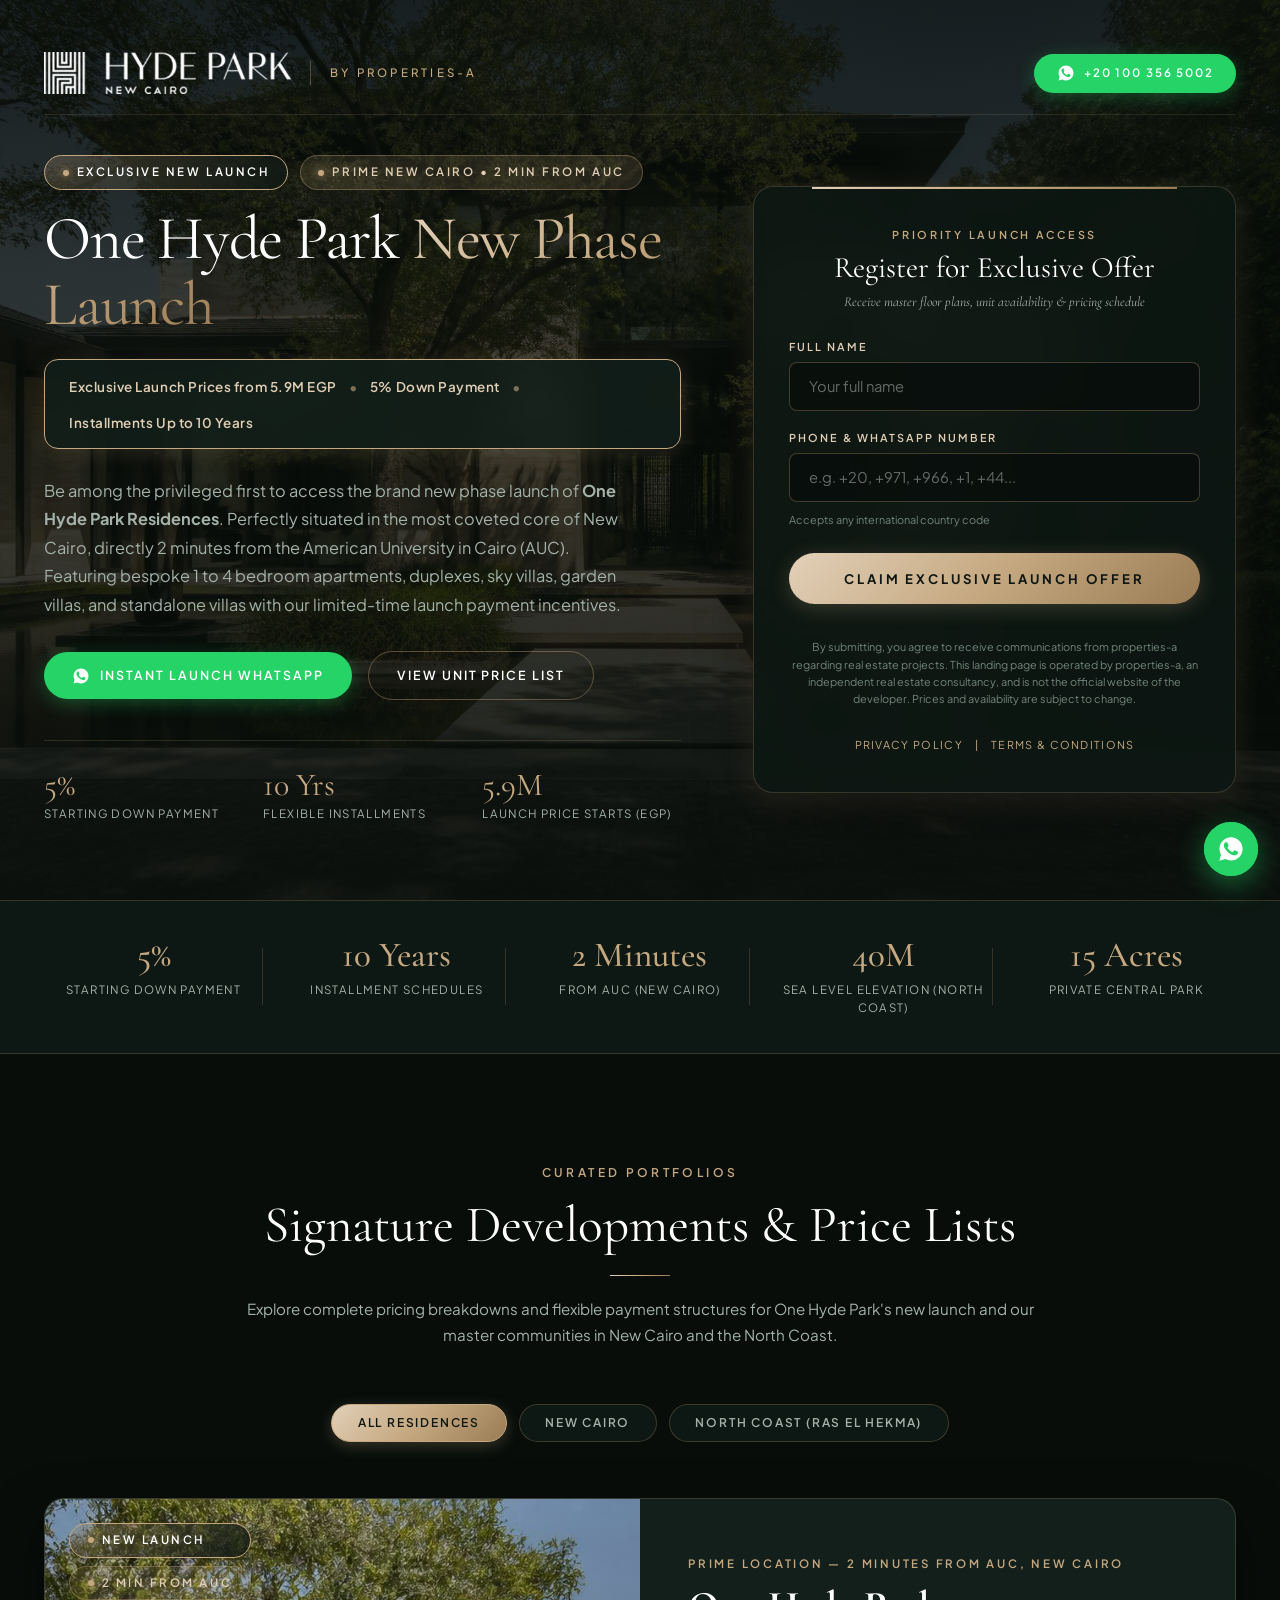
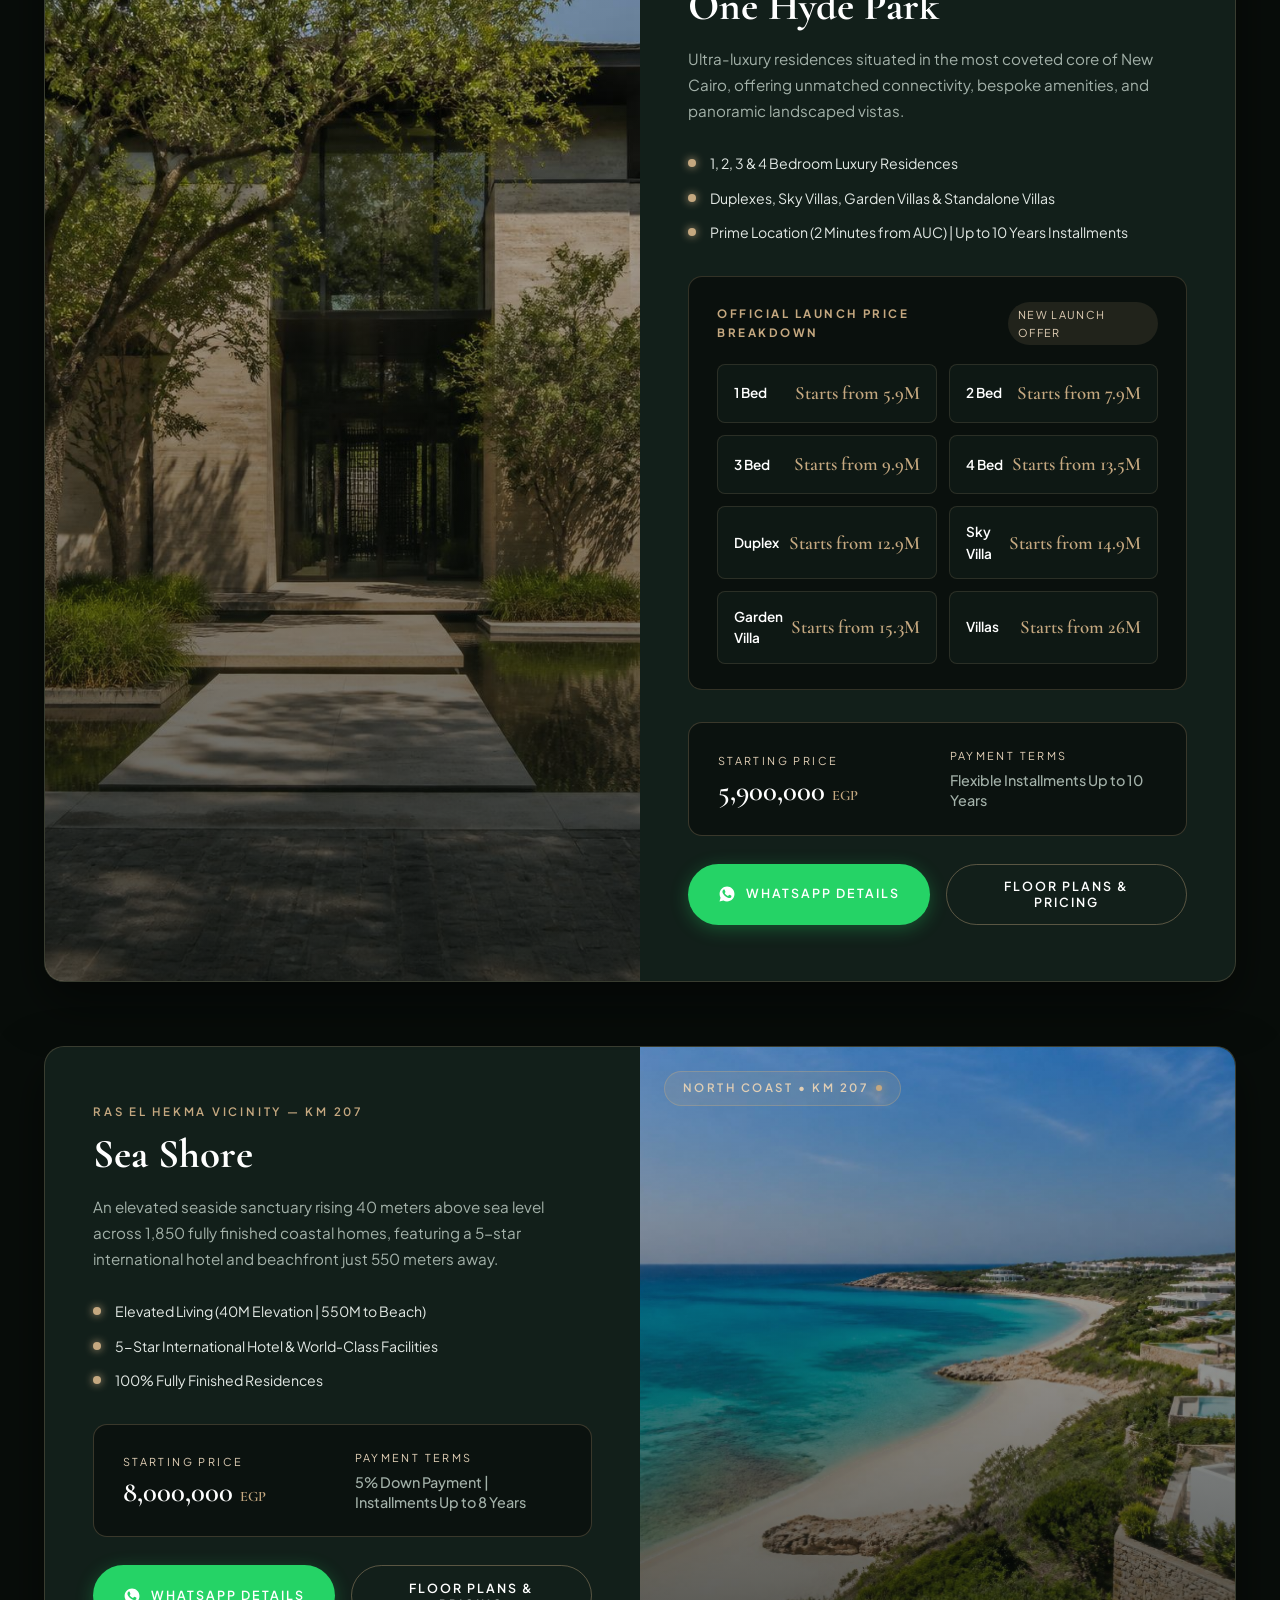
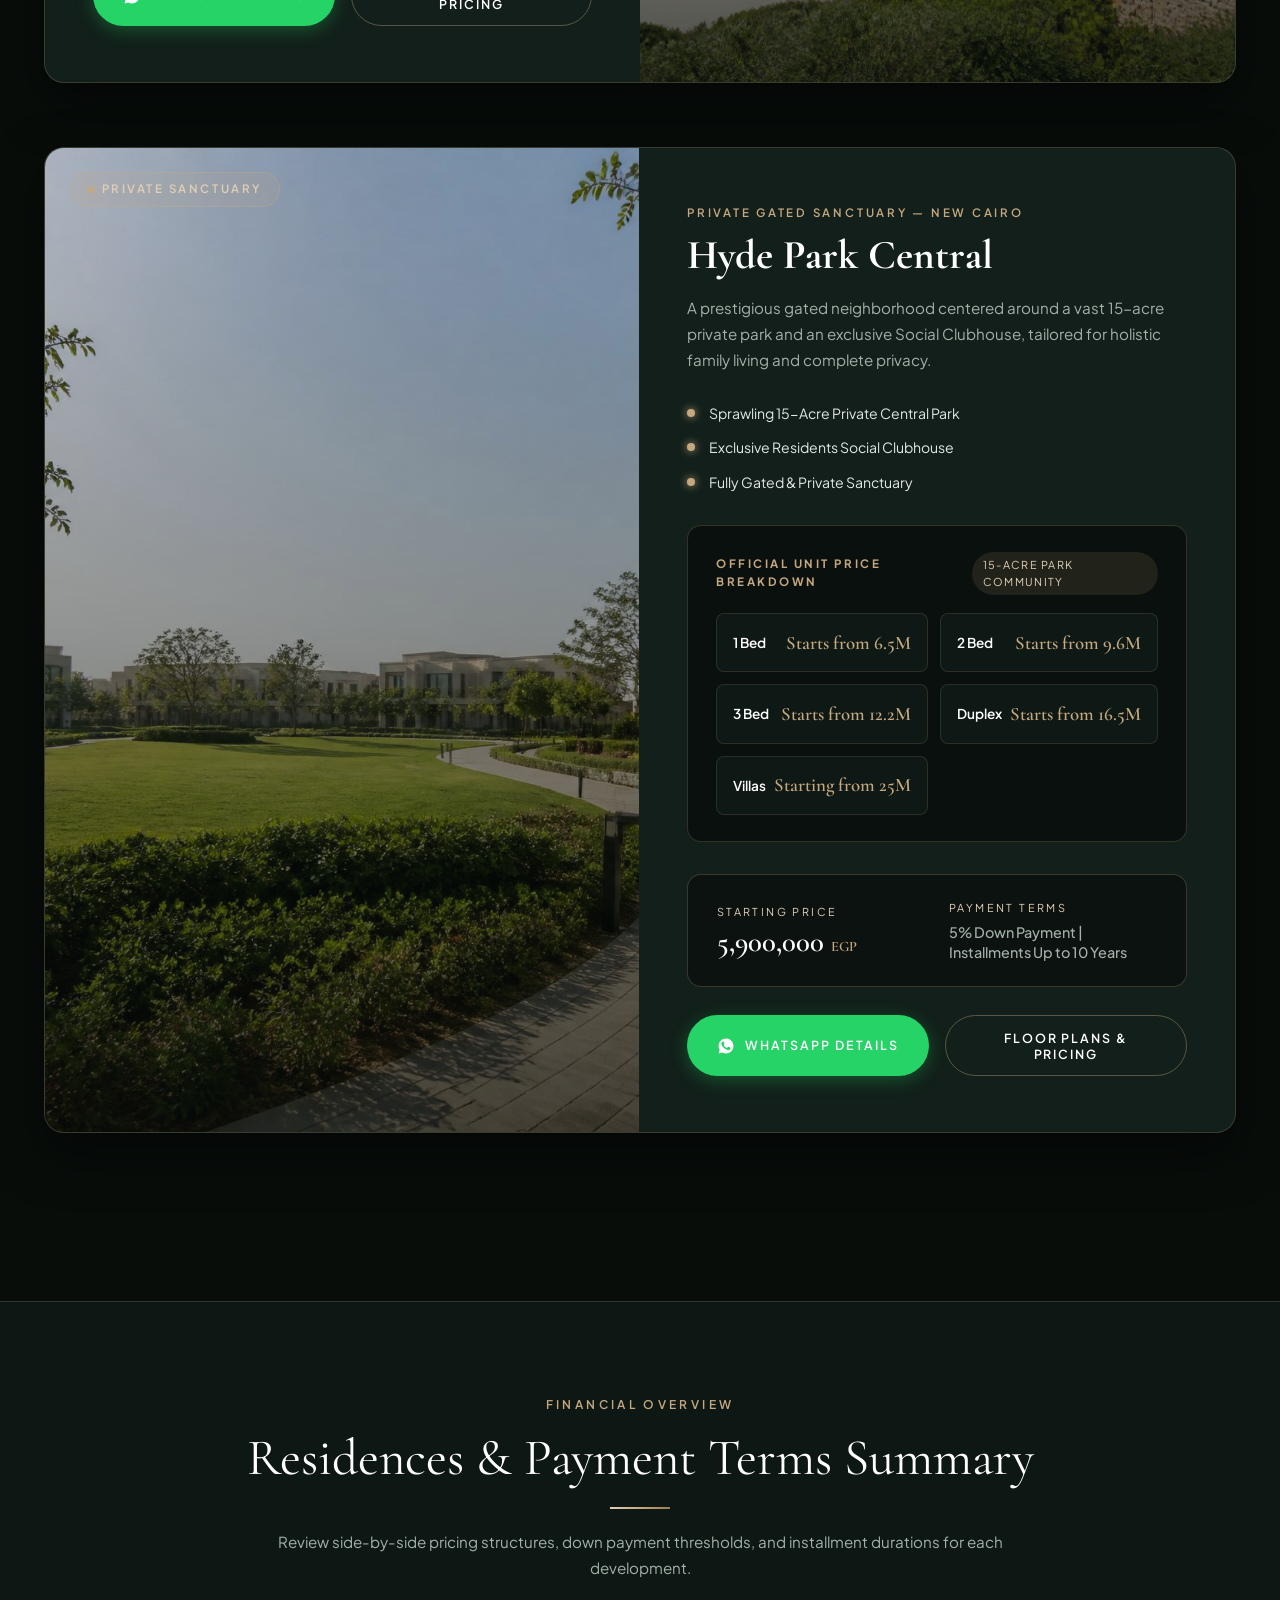
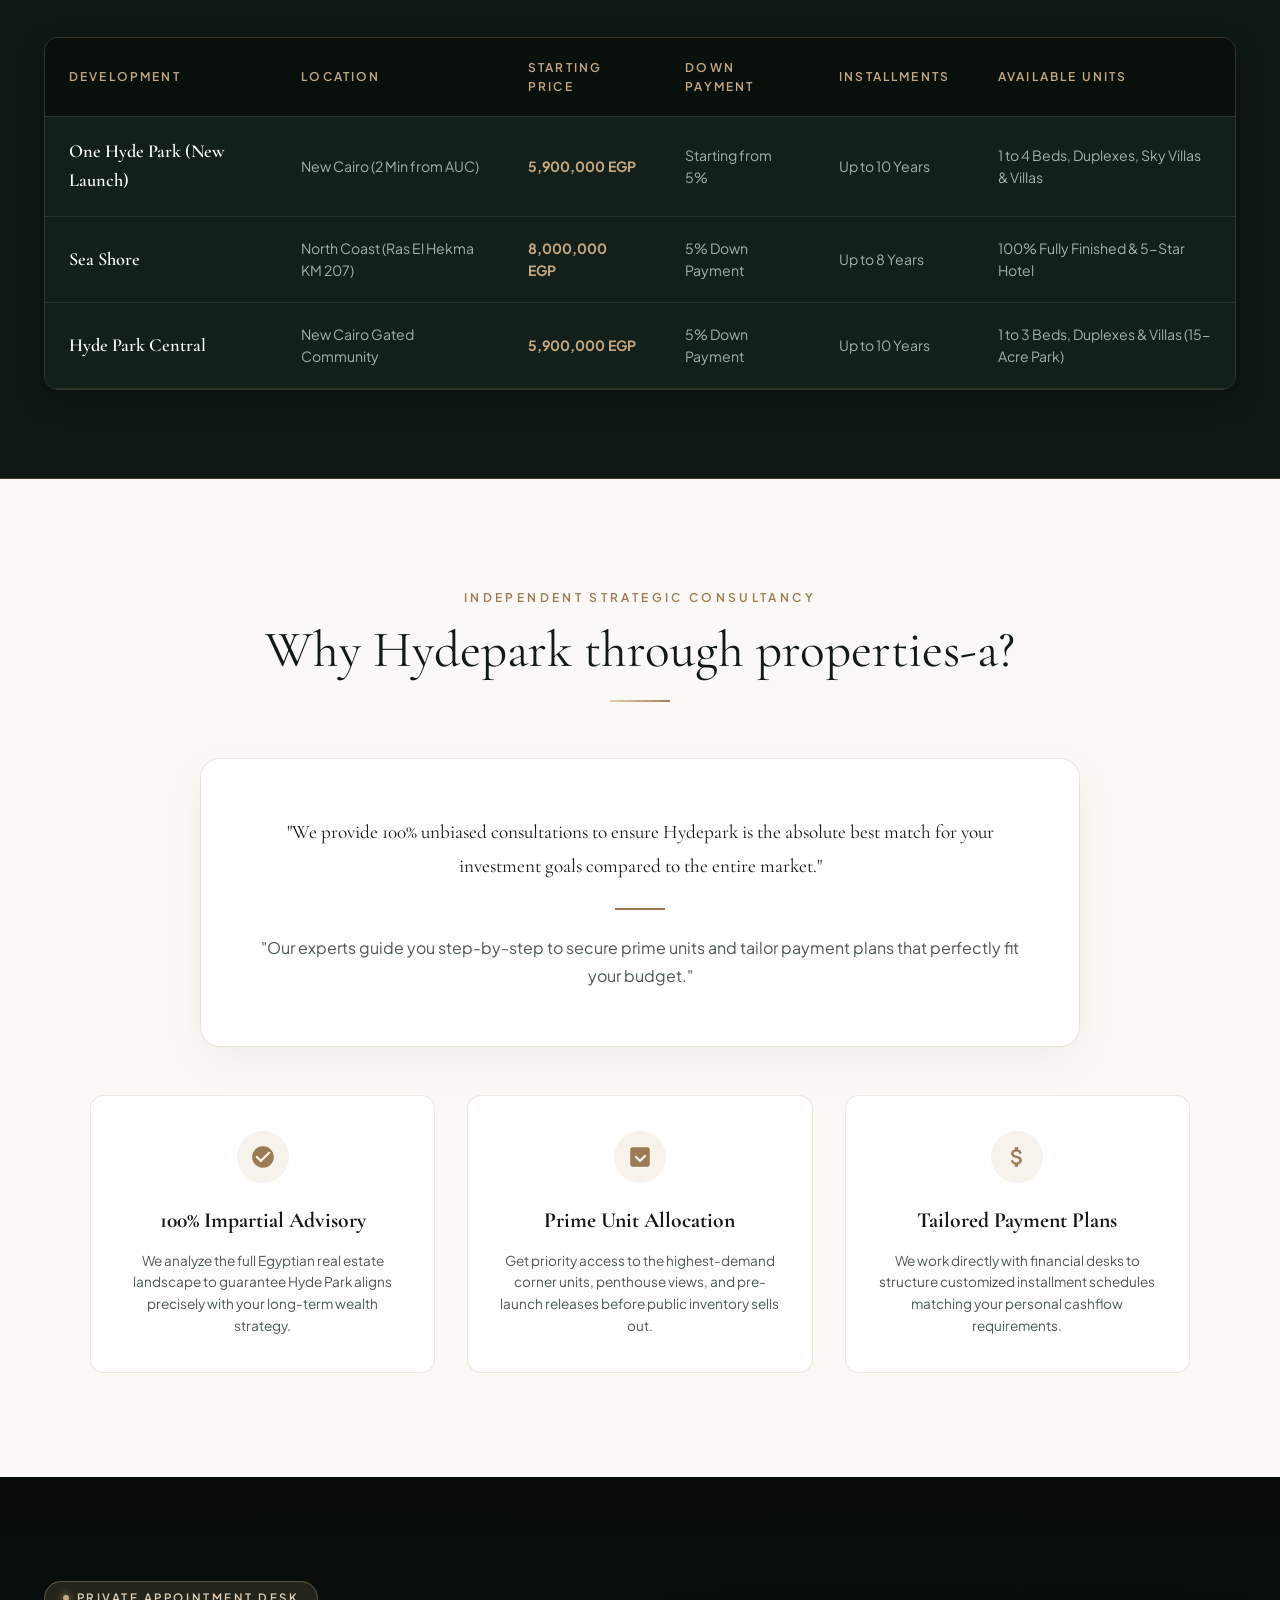
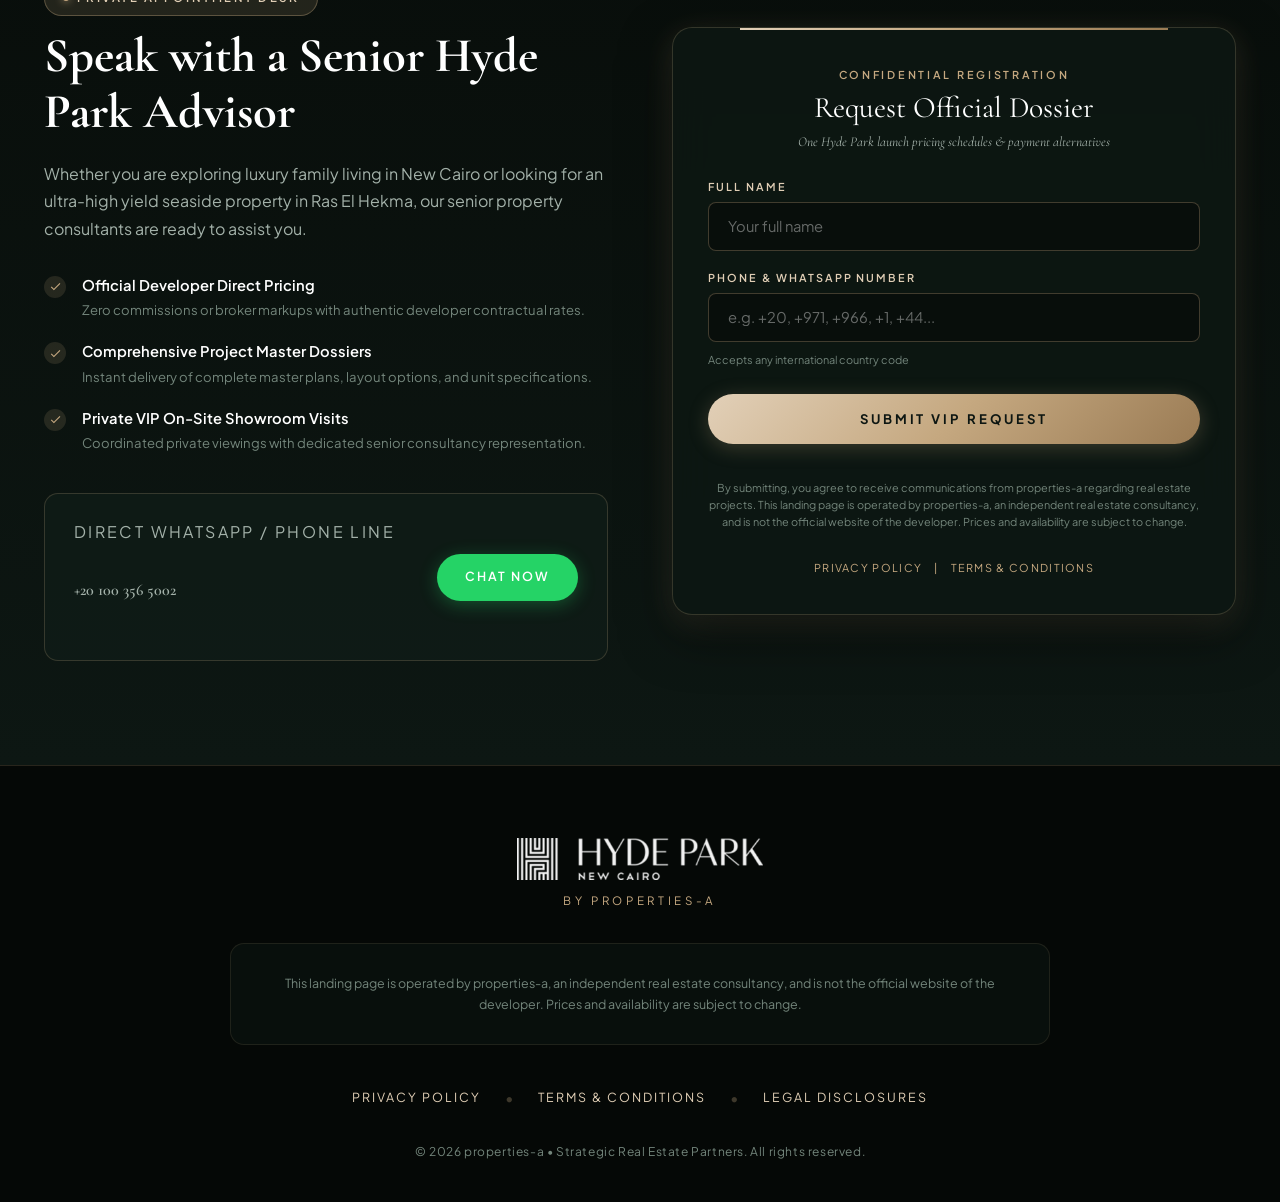
<file: index.html>
<!DOCTYPE html>
<html lang="en">
<head>
  <meta charset="UTF-8" />
  <meta name="viewport" content="width=device-width, initial-scale=1.0" />
  <title>One Hyde Park New Launch | Luxury Residences 2 Min from AUC — By Properties-a</title>
  <meta name="description" content="Exclusive new launch of One Hyde Park Residences, New Cairo. 1 to 4 Beds, Duplexes, Sky & Garden Villas from 5.9M. 5% down payment, installments up to 10 years." />
  <meta name="author" content="properties-a" />

  <!-- Open Graph -->
  <meta property="og:title" content="One Hyde Park New Launch | Exclusive Offer 2 Min from AUC" />
  <meta property="og:description" content="Exclusive new launch of One Hyde Park Residences. Down payment from 5%, flexible installments up to 10 years. Units starting from 5.9M." />
  <meta property="og:type" content="website" />
  <meta name="twitter:card" content="summary_large_image" />

  <!-- Favicon -->
  <link rel="icon" href="images/favicon.png" type="image/png" />

  <!-- Google Fonts: Cormorant Garamond & Plus Jakarta Sans -->
  <link rel="preconnect" href="https://fonts.googleapis.com" />
  <link rel="preconnect" href="https://fonts.gstatic.com" crossorigin />
  <link href="https://fonts.googleapis.com/css2?family=Cormorant+Garamond:ital,wght@0,300;0,400;0,500;0,600;1,400&family=Plus+Jakarta+Sans:wght@300;400;500;600;700&display=swap" rel="stylesheet" />

  <!-- Stylesheet -->
  <link rel="stylesheet" href="styles.css" />

  <!-- Google tag (gtag.js) -->
  <script async src="https://www.googletagmanager.com/gtag/js?id=AW-18440436080"></script>
  <script>
    window.dataLayer = window.dataLayer || [];
    function gtag(){dataLayer.push(arguments);}
    gtag('js', new Date());

    gtag('config', 'AW-18440436080');
  </script>

  <!-- Event snippet for Hydepark conversion page
  In your html page, add the snippet and call gtag_report_conversion when someone clicks on the chosen link or button. -->
  <script>
  function gtag_report_conversion(url) {
    var callback = function () {
      if (typeof(url) != 'undefined') {
        window.location = url;
      }
    };
    gtag('event', 'conversion', {
        'send_to': 'AW-18440436080/dwylCJyxtfUcEPDyitlE',
        'value': 1.0,
        'currency': 'EGP',
        'event_callback': callback
    });
    return false;
  }
  </script>
</head>
<body>

  <!-- ==========================================================================
       HERO SECTION (NO FIXED HEADER, DIRECT BRAND HEADER & ONE HYDEPARK FOCUS)
       ========================================================================== -->
  <section id="hero" class="hero-section">
    <div class="hero-backdrop">
      <img src="images/one-hyde-park.jpg" alt="One Hyde Park luxury residences new launch" class="hero-backdrop-img" />
      <div class="hero-veil"></div>
    </div>

    <div class="container">
      <!-- Integrated Top Brand Bar -->
      <div class="hero-brand-header">
        <div class="hero-brand-left">
          <img src="images/hyde-park-developments.png" alt="Hyde Park Developments" class="hero-brand-logo" />
          <div class="hero-brand-divider"></div>
          <span class="hero-brand-tag">By Properties-a</span>
        </div>
        <div class="hero-brand-right">
          <a href="https://wa.me/201003565002?text=I%20am%20interested%20in%20One%20Hyde%20Park%20New%20Launch%20exclusive%20offer" target="_blank" rel="noopener noreferrer" class="btn btn-whatsapp" style="padding: 0.65rem 1.4rem; font-size: 0.72rem;">
            <svg viewBox="0 0 24 24"><path d="M12.04 2C6.58 2 2.13 6.45 2.13 11.91c0 1.75.46 3.45 1.32 4.95L2 22l5.25-1.38a9.9 9.9 0 0 0 4.79 1.22h.01c5.46 0 9.91-4.45 9.91-9.91C21.96 6.45 17.5 2 12.04 2Zm5.8 14.03c-.25.69-1.44 1.32-1.98 1.37-.54.05-1.05.24-3.59-.76-3.06-1.21-5-4.36-5.15-4.56-.15-.2-1.22-1.62-1.22-3.09 0-1.47.77-2.19 1.04-2.49.27-.3.59-.37.79-.37.2 0 .4 0 .57.01.18.01.43-.07.67.51.25.6.84 2.07.91 2.22.07.15.12.32.02.52-.1.2-.15.32-.3.5-.15.17-.31.39-.44.52-.15.15-.3.31-.13.61.17.3.76 1.25 1.63 2.03 1.12 1 2.06 1.31 2.36 1.46.3.15.47.12.65-.07.17-.2.75-.87.95-1.17.2-.3.4-.25.67-.15.27.1 1.73.82 2.03.97.3.15.5.22.57.35.07.12.07.72-.18 1.41Z"/></svg>
            <span>+20 100 356 5002</span>
          </a>
        </div>
      </div>

      <div class="hero-content-grid">
        <!-- Left Column: One Hyde Park New Launch Focus -->
        <div class="hero-text-col">
          <div class="hero-launch-badge-row">
            <span class="luxury-tag launch-badge">Exclusive New Launch</span>
            <span class="luxury-tag">Prime New Cairo &bull; 2 Min from AUC</span>
          </div>

          <h1 class="hero-headline">
            One Hyde Park <span class="gradient-gold-text">New Phase Launch</span>
          </h1>

          <div class="hero-offer-highlight-bar">
            <span class="hero-offer-item">Exclusive Launch Prices from 5.9M EGP</span>
            <span class="hero-offer-sep">&bull;</span>
            <span class="hero-offer-item">5% Down Payment</span>
            <span class="hero-offer-sep">&bull;</span>
            <span class="hero-offer-item">Installments Up to 10 Years</span>
          </div>

          <p class="hero-description">
            Be among the privileged first to access the brand new phase launch of <strong>One Hyde Park Residences</strong>. Perfectly situated in the most coveted core of New Cairo, directly 2 minutes from the American University in Cairo (AUC). Featuring bespoke 1 to 4 bedroom apartments, duplexes, sky villas, garden villas, and standalone villas with our limited-time launch payment incentives.
          </p>

          <div class="hero-ctas">
            <a href="https://wa.me/201003565002?text=I%20am%20interested%20in%20One%20Hyde%20Park%20New%20Launch%20exclusive%20offer" target="_blank" rel="noopener noreferrer" class="btn btn-whatsapp">
              <svg viewBox="0 0 24 24"><path d="M12.04 2C6.58 2 2.13 6.45 2.13 11.91c0 1.75.46 3.45 1.32 4.95L2 22l5.25-1.38a9.9 9.9 0 0 0 4.79 1.22h.01c5.46 0 9.91-4.45 9.91-9.91C21.96 6.45 17.5 2 12.04 2Zm5.8 14.03c-.25.69-1.44 1.32-1.98 1.37-.54.05-1.05.24-3.59-.76-3.06-1.21-5-4.36-5.15-4.56-.15-.2-1.22-1.62-1.22-3.09 0-1.47.77-2.19 1.04-2.49.27-.3.59-.37.79-.37.2 0 .4 0 .57.01.18.01.43-.07.67.51.25.6.84 2.07.91 2.22.07.15.12.32.02.52-.1.2-.15.32-.3.5-.15.17-.31.39-.44.52-.15.15-.3.31-.13.61.17.3.76 1.25 1.63 2.03 1.12 1 2.06 1.31 2.36 1.46.3.15.47.12.65-.07.17-.2.75-.87.95-1.17.2-.3.4-.25.67-.15.27.1 1.73.82 2.03.97.3.15.5.22.57.35.07.12.07.72-.18 1.41Z"/></svg>
              <span>Instant Launch WhatsApp</span>
            </a>
            <a href="#one-hyde-park" class="btn btn-outline">View Unit Price List</a>
          </div>

          <div class="hero-pillars-row">
            <div class="pillar-item">
              <span class="pillar-num">5%</span>
              <span class="pillar-label">Starting Down Payment</span>
            </div>
            <div class="pillar-item">
              <span class="pillar-num">10 Yrs</span>
              <span class="pillar-label">Flexible Installments</span>
            </div>
            <div class="pillar-item">
              <span class="pillar-num">5.9M</span>
              <span class="pillar-label">Launch Price Starts (EGP)</span>
            </div>
          </div>
        </div>

        <!-- Right Column: Priority VIP Form (No Preferred Project Dropdown, Any Country Code) -->
        <div class="hero-form-col">
          <div class="hero-form-card">
            <div class="form-header">
              <span class="form-header-badge">Priority Launch Access</span>
              <h2 class="form-header-title">Register for Exclusive Offer</h2>
              <p class="form-header-sub">Receive master floor plans, unit availability & pricing schedule</p>
            </div>

            <form id="hero-lead-form" class="vip-form">
              <input type="hidden" name="access_key" value="9f6d054c-a955-4ed1-b85d-91c7f8b0a16a" />
              <input type="hidden" name="project" value="One Hyde Park - New Launch" />

              <div class="form-group">
                <label for="hero-fullName" class="form-label">Full Name</label>
                <input type="text" id="hero-fullName" name="name" class="form-input" placeholder="Your full name" required />
              </div>

              <div class="form-group">
                <label for="hero-phone" class="form-label">Phone & WhatsApp Number</label>
                <input type="tel" id="hero-phone" name="phone" class="form-input" placeholder="e.g. +20, +971, +966, +1, +44..." required />
                <span class="form-input-help">Accepts any international country code</span>
              </div>

              <button type="submit" class="btn btn-primary form-submit-btn">
                <span>Claim Exclusive Launch Offer</span>
              </button>

              <p class="form-disclaimer">
                By submitting, you agree to receive communications from properties-a regarding real estate projects. This landing page is operated by properties-a, an independent real estate consultancy, and is not the official website of the developer. Prices and availability are subject to change.
              </p>

              <div class="form-legal-links">
                <a href="legal.html#privacy">Privacy Policy</a>
                <span>|</span>
                <a href="legal.html#terms">Terms & Conditions</a>
              </div>
            </form>
          </div>
        </div>
      </div>
    </div>
  </section>

  <!-- ==========================================================================
       KEY METRICS TICKER SECTION
       ========================================================================== -->
  <section class="stats-ticker-section">
    <div class="container">
      <div class="ticker-grid">
        <div class="ticker-item">
          <span class="ticker-metric">5%</span>
          <span class="ticker-desc">Starting Down Payment</span>
        </div>
        <div class="ticker-item">
          <span class="ticker-metric">10 Years</span>
          <span class="ticker-desc">Installment Schedules</span>
        </div>
        <div class="ticker-item">
          <span class="ticker-metric">2 Minutes</span>
          <span class="ticker-desc">From AUC (New Cairo)</span>
        </div>
        <div class="ticker-item">
          <span class="ticker-metric">40M</span>
          <span class="ticker-desc">Sea Level Elevation (North Coast)</span>
        </div>
        <div class="ticker-item">
          <span class="ticker-metric">15 Acres</span>
          <span class="ticker-desc">Private Central Park</span>
        </div>
      </div>
    </div>
  </section>

  <!-- ==========================================================================
       DEVELOPMENTS SHOWCASE SECTION
       ========================================================================== -->
  <section id="developments" class="developments-section">
    <div class="container">
      <div class="section-head">
        <span class="section-subtitle">Curated Portfolios</span>
        <h2 class="section-title">Signature Developments & Price Lists</h2>
        <div class="gold-divider"></div>
        <p class="section-description">
          Explore complete pricing breakdowns and flexible payment structures for One Hyde Park's new launch and our master communities in New Cairo and the North Coast.
        </p>
      </div>

      <!-- Filter Tabs -->
      <div class="tabs-wrapper">
        <button class="tab-btn active" data-filter="all">All Residences</button>
        <button class="tab-btn" data-filter="new-cairo">New Cairo</button>
        <button class="tab-btn" data-filter="north-coast">North Coast (Ras El Hekma)</button>
      </div>

      <!-- Project 1: One Hyde Park (With Full Detailed Breakdown) -->
      <article class="project-card" data-category="new-cairo" id="one-hyde-park">
        <div class="project-card-grid">
          <div class="project-card-media">
            <img src="images/one-hyde-park.jpg" alt="One Hyde Park — architectural view" loading="lazy" class="project-card-img" />
            <div class="media-badge-top">
              <span class="luxury-tag launch-badge">New Launch</span>
              <span class="luxury-tag">2 Min from AUC</span>
            </div>
            <div class="media-gradient-veil"></div>
          </div>

          <div class="project-card-content">
            <span class="project-loc-tag">Prime Location — 2 Minutes from AUC, New Cairo</span>
            <h3 class="project-title">One Hyde Park</h3>
            <p class="project-desc">
              Ultra-luxury residences situated in the most coveted core of New Cairo, offering unmatched connectivity, bespoke amenities, and panoramic landscaped vistas.
            </p>

            <ul class="features-list">
              <li class="feature-item">
                <span class="feature-item-icon"></span>
                <span>1, 2, 3 & 4 Bedroom Luxury Residences</span>
              </li>
              <li class="feature-item">
                <span class="feature-item-icon"></span>
                <span>Duplexes, Sky Villas, Garden Villas & Standalone Villas</span>
              </li>
              <li class="feature-item">
                <span class="feature-item-icon"></span>
                <span>Prime Location (2 Minutes from AUC) | Up to 10 Years Installments</span>
              </li>
            </ul>

            <!-- Detailed Unit Breakdown for One Hyde Park -->
            <div class="unit-breakdown-box">
              <div class="unit-breakdown-head">
                <span class="unit-breakdown-title">Official Launch Price Breakdown</span>
                <span class="unit-breakdown-badge">New Launch Offer</span>
              </div>
              <div class="unit-pricing-grid">
                <div class="unit-price-card">
                  <span class="unit-name">1 Bed</span>
                  <span class="unit-price-badge">Starts from 5.9M</span>
                </div>
                <div class="unit-price-card">
                  <span class="unit-name">2 Bed</span>
                  <span class="unit-price-badge">Starts from 7.9M</span>
                </div>
                <div class="unit-price-card">
                  <span class="unit-name">3 Bed</span>
                  <span class="unit-price-badge">Starts from 9.9M</span>
                </div>
                <div class="unit-price-card">
                  <span class="unit-name">4 Bed</span>
                  <span class="unit-price-badge">Starts from 13.5M</span>
                </div>
                <div class="unit-price-card">
                  <span class="unit-name">Duplex</span>
                  <span class="unit-price-badge">Starts from 12.9M</span>
                </div>
                <div class="unit-price-card">
                  <span class="unit-name">Sky Villa</span>
                  <span class="unit-price-badge">Starts from 14.9M</span>
                </div>
                <div class="unit-price-card">
                  <span class="unit-name">Garden Villa</span>
                  <span class="unit-price-badge">Starts from 15.3M</span>
                </div>
                <div class="unit-price-card">
                  <span class="unit-name">Villas</span>
                  <span class="unit-price-badge">Starts from 26M</span>
                </div>
              </div>
            </div>

            <div class="project-pricing-box">
              <div class="pricing-col">
                <span class="pricing-label">Starting Price</span>
                <span class="pricing-value">5,900,000 <span style="font-size: 0.9rem; color: var(--color-gold);">EGP</span></span>
              </div>
              <div class="pricing-col">
                <span class="pricing-label">Payment Terms</span>
                <span class="terms-value">Flexible Installments Up to 10 Years</span>
              </div>
            </div>

            <div class="project-actions">
              <a href="https://wa.me/201003565002?text=I%20am%20interested%20in%20One%20Hyde%20Park%20New%20Launch%20exclusive%20offer%2C%20New%20Cairo" target="_blank" rel="noopener noreferrer" class="btn btn-whatsapp" data-wa-project="one-hyde-park">
                <svg viewBox="0 0 24 24"><path d="M12.04 2C6.58 2 2.13 6.45 2.13 11.91c0 1.75.46 3.45 1.32 4.95L2 22l5.25-1.38a9.9 9.9 0 0 0 4.79 1.22h.01c5.46 0 9.91-4.45 9.91-9.91C21.96 6.45 17.5 2 12.04 2Zm5.8 14.03c-.25.69-1.44 1.32-1.98 1.37-.54.05-1.05.24-3.59-.76-3.06-1.21-5-4.36-5.15-4.56-.15-.2-1.22-1.62-1.22-3.09 0-1.47.77-2.19 1.04-2.49.27-.3.59-.37.79-.37.2 0 .4 0 .57.01.18.01.43-.07.67.51.25.6.84 2.07.91 2.22.07.15.12.32.02.52-.1.2-.15.32-.3.5-.15.17-.31.39-.44.52-.15.15-.3.31-.13.61.17.3.76 1.25 1.63 2.03 1.12 1 2.06 1.31 2.36 1.46.3.15.47.12.65-.07.17-.2.75-.87.95-1.17.2-.3.4-.25.67-.15.27.1 1.73.82 2.03.97.3.15.5.22.57.35.07.12.07.72-.18 1.41Z"/></svg>
                <span>WhatsApp Details</span>
              </a>
              <button class="btn btn-outline js-open-brochure-modal" data-project="One Hyde Park - New Launch">
                <span>Floor Plans & Pricing</span>
              </button>
            </div>
          </div>
        </div>
      </article>

      <!-- Project 2: Sea Shore (North Coast) -->
      <article class="project-card reversed" data-category="north-coast" id="sea-shore">
        <div class="project-card-grid">
          <div class="project-card-media">
            <img src="images/sea-shore.jpg" alt="Sea Shore — architectural view" loading="lazy" class="project-card-img" />
            <div class="media-badge-top">
              <span class="luxury-tag">North Coast &bull; KM 207</span>
            </div>
            <div class="media-gradient-veil"></div>
          </div>

          <div class="project-card-content">
            <span class="project-loc-tag">Ras El Hekma Vicinity — KM 207</span>
            <h3 class="project-title">Sea Shore</h3>
            <p class="project-desc">
              An elevated seaside sanctuary rising 40 meters above sea level across 1,850 fully finished coastal homes, featuring a 5-star international hotel and beachfront just 550 meters away.
            </p>

            <ul class="features-list">
              <li class="feature-item">
                <span class="feature-item-icon"></span>
                <span>Elevated Living (40M Elevation | 550M to Beach)</span>
              </li>
              <li class="feature-item">
                <span class="feature-item-icon"></span>
                <span>5-Star International Hotel & World-Class Facilities</span>
              </li>
              <li class="feature-item">
                <span class="feature-item-icon"></span>
                <span>100% Fully Finished Residences</span>
              </li>
            </ul>

            <div class="project-pricing-box">
              <div class="pricing-col">
                <span class="pricing-label">Starting Price</span>
                <span class="pricing-value">8,000,000 <span style="font-size: 0.9rem; color: var(--color-gold);">EGP</span></span>
              </div>
              <div class="pricing-col">
                <span class="pricing-label">Payment Terms</span>
                <span class="terms-value">5% Down Payment | Installments Up to 8 Years</span>
              </div>
            </div>

            <div class="project-actions">
              <a href="https://wa.me/201003565002?text=I%20am%20interested%20in%20Sea%20Shore%2C%20North%20Coast%20KM%20207" target="_blank" rel="noopener noreferrer" class="btn btn-whatsapp" data-wa-project="sea-shore">
                <svg viewBox="0 0 24 24"><path d="M12.04 2C6.58 2 2.13 6.45 2.13 11.91c0 1.75.46 3.45 1.32 4.95L2 22l5.25-1.38a9.9 9.9 0 0 0 4.79 1.22h.01c5.46 0 9.91-4.45 9.91-9.91C21.96 6.45 17.5 2 12.04 2Zm5.8 14.03c-.25.69-1.44 1.32-1.98 1.37-.54.05-1.05.24-3.59-.76-3.06-1.21-5-4.36-5.15-4.56-.15-.2-1.22-1.62-1.22-3.09 0-1.47.77-2.19 1.04-2.49.27-.3.59-.37.79-.37.2 0 .4 0 .57.01.18.01.43-.07.67.51.25.6.84 2.07.91 2.22.07.15.12.32.02.52-.1.2-.15.32-.3.5-.15.17-.31.39-.44.52-.15.15-.3.31-.13.61.17.3.76 1.25 1.63 2.03 1.12 1 2.06 1.31 2.36 1.46.3.15.47.12.65-.07.17-.2.75-.87.95-1.17.2-.3.4-.25.67-.15.27.1 1.73.82 2.03.97.3.15.5.22.57.35.07.12.07.72-.18 1.41Z"/></svg>
                <span>WhatsApp Details</span>
              </a>
              <button class="btn btn-outline js-open-brochure-modal" data-project="Sea Shore - North Coast">
                <span>Floor Plans & Pricing</span>
              </button>
            </div>
          </div>
        </div>
      </article>

      <!-- Project 3: Hyde Park Central (With Full Detailed Breakdown) -->
      <article class="project-card" data-category="new-cairo" id="hyde-park-central">
        <div class="project-card-grid">
          <div class="project-card-media">
            <img src="images/hyde-park-central.jpg" alt="Hyde Park Central — architectural view" loading="lazy" class="project-card-img" />
            <div class="media-badge-top">
              <span class="luxury-tag">Private Sanctuary</span>
            </div>
            <div class="media-gradient-veil"></div>
          </div>

          <div class="project-card-content">
            <span class="project-loc-tag">Private Gated Sanctuary — New Cairo</span>
            <h3 class="project-title">Hyde Park Central</h3>
            <p class="project-desc">
              A prestigious gated neighborhood centered around a vast 15-acre private park and an exclusive Social Clubhouse, tailored for holistic family living and complete privacy.
            </p>

            <ul class="features-list">
              <li class="feature-item">
                <span class="feature-item-icon"></span>
                <span>Sprawling 15-Acre Private Central Park</span>
              </li>
              <li class="feature-item">
                <span class="feature-item-icon"></span>
                <span>Exclusive Residents Social Clubhouse</span>
              </li>
              <li class="feature-item">
                <span class="feature-item-icon"></span>
                <span>Fully Gated & Private Sanctuary</span>
              </li>
            </ul>

            <!-- Detailed Unit Breakdown for Hyde Park Central -->
            <div class="unit-breakdown-box">
              <div class="unit-breakdown-head">
                <span class="unit-breakdown-title">Official Unit Price Breakdown</span>
                <span class="unit-breakdown-badge">15-Acre Park Community</span>
              </div>
              <div class="unit-pricing-grid">
                <div class="unit-price-card">
                  <span class="unit-name">1 Bed</span>
                  <span class="unit-price-badge">Starts from 6.5M</span>
                </div>
                <div class="unit-price-card">
                  <span class="unit-name">2 Bed</span>
                  <span class="unit-price-badge">Starts from 9.6M</span>
                </div>
                <div class="unit-price-card">
                  <span class="unit-name">3 Bed</span>
                  <span class="unit-price-badge">Starts from 12.2M</span>
                </div>
                <div class="unit-price-card">
                  <span class="unit-name">Duplex</span>
                  <span class="unit-price-badge">Starts from 16.5M</span>
                </div>
                <div class="unit-price-card">
                  <span class="unit-name">Villas</span>
                  <span class="unit-price-badge">Starting from 25M</span>
                </div>
              </div>
            </div>

            <div class="project-pricing-box">
              <div class="pricing-col">
                <span class="pricing-label">Starting Price</span>
                <span class="pricing-value">5,900,000 <span style="font-size: 0.9rem; color: var(--color-gold);">EGP</span></span>
              </div>
              <div class="pricing-col">
                <span class="pricing-label">Payment Terms</span>
                <span class="terms-value">5% Down Payment | Installments Up to 10 Years</span>
              </div>
            </div>

            <div class="project-actions">
              <a href="https://wa.me/201003565002?text=I%20am%20interested%20in%20Hyde%20Park%20Central%2C%20New%20Cairo" target="_blank" rel="noopener noreferrer" class="btn btn-whatsapp" data-wa-project="hyde-park-central">
                <svg viewBox="0 0 24 24"><path d="M12.04 2C6.58 2 2.13 6.45 2.13 11.91c0 1.75.46 3.45 1.32 4.95L2 22l5.25-1.38a9.9 9.9 0 0 0 4.79 1.22h.01c5.46 0 9.91-4.45 9.91-9.91C21.96 6.45 17.5 2 12.04 2Zm5.8 14.03c-.25.69-1.44 1.32-1.98 1.37-.54.05-1.05.24-3.59-.76-3.06-1.21-5-4.36-5.15-4.56-.15-.2-1.22-1.62-1.22-3.09 0-1.47.77-2.19 1.04-2.49.27-.3.59-.37.79-.37.2 0 .4 0 .57.01.18.01.43-.07.67.51.25.6.84 2.07.91 2.22.07.15.12.32.02.52-.1.2-.15.32-.3.5-.15.17-.31.39-.44.52-.15.15-.3.31-.13.61.17.3.76 1.25 1.63 2.03 1.12 1 2.06 1.31 2.36 1.46.3.15.47.12.65-.07.17-.2.75-.87.95-1.17.2-.3.4-.25.67-.15.27.1 1.73.82 2.03.97.3.15.5.22.57.35.07.12.07.72-.18 1.41Z"/></svg>
                <span>WhatsApp Details</span>
              </a>
              <button class="btn btn-outline js-open-brochure-modal" data-project="Hyde Park Central - New Cairo">
                <span>Floor Plans & Pricing</span>
              </button>
            </div>
          </div>
        </div>
      </article>
    </div>
  </section>

  <!-- ==========================================================================
       COMPARISON MATRIX SECTION
       ========================================================================== -->
  <section id="comparison" class="comparison-section">
    <div class="container">
      <div class="section-head">
        <span class="section-subtitle">Financial Overview</span>
        <h2 class="section-title">Residences & Payment Terms Summary</h2>
        <div class="gold-divider"></div>
        <p class="section-description">
          Review side-by-side pricing structures, down payment thresholds, and installment durations for each development.
        </p>
      </div>

      <div class="table-responsive">
        <table class="luxury-table">
          <thead>
            <tr>
              <th>Development</th>
              <th>Location</th>
              <th>Starting Price</th>
              <th>Down Payment</th>
              <th>Installments</th>
              <th>Available Units</th>
            </tr>
          </thead>
          <tbody>
            <tr>
              <td><span class="table-proj-name">One Hyde Park (New Launch)</span></td>
              <td>New Cairo (2 Min from AUC)</td>
              <td><strong style="color: var(--color-gold);">5,900,000 EGP</strong></td>
              <td>Starting from 5%</td>
              <td>Up to 10 Years</td>
              <td>1 to 4 Beds, Duplexes, Sky Villas & Villas</td>
            </tr>
            <tr>
              <td><span class="table-proj-name">Sea Shore</span></td>
              <td>North Coast (Ras El Hekma KM 207)</td>
              <td><strong style="color: var(--color-gold);">8,000,000 EGP</strong></td>
              <td>5% Down Payment</td>
              <td>Up to 8 Years</td>
              <td>100% Fully Finished & 5-Star Hotel</td>
            </tr>
            <tr>
              <td><span class="table-proj-name">Hyde Park Central</span></td>
              <td>New Cairo Gated Community</td>
              <td><strong style="color: var(--color-gold);">5,900,000 EGP</strong></td>
              <td>5% Down Payment</td>
              <td>Up to 10 Years</td>
              <td>1 to 3 Beds, Duplexes & Villas (15-Acre Park)</td>
            </tr>
          </tbody>
        </table>
      </div>
    </div>
  </section>

  <!-- ==========================================================================
       CONSULTANCY SECTION: WHY HYDEPARK THROUGH PROPERTIES-A
       ========================================================================== -->
  <section id="why-us" class="consultancy-section">
    <div class="container">
      <div class="section-head">
        <span class="section-subtitle">Independent Strategic Consultancy</span>
        <h2 class="section-title">Why Hydepark through properties-a?</h2>
        <div class="gold-divider"></div>
      </div>

      <div class="advisory-card-main">
        <p class="advisory-text-lead">
          "We provide 100% unbiased consultations to ensure Hydepark is the absolute best match for your investment goals compared to the entire market."
        </p>
        <div class="advisory-divider"></div>
        <p class="advisory-text-sub">
          "Our experts guide you step-by-step to secure prime units and tailor payment plans that perfectly fit your budget."
        </p>
      </div>

      <div class="advisory-pillars-grid">
        <div class="advisory-pillar-card">
          <div class="pillar-icon-box">
            <svg viewBox="0 0 24 24"><path d="M12 2C6.48 2 2 6.48 2 12s4.48 10 10 10 10-4.48 10-10S17.52 2 12 2zm-2 15l-5-5 1.41-1.41L10 14.17l7.59-7.59L19 8l-9 9z"/></svg>
          </div>
          <h4>100% Impartial Advisory</h4>
          <p>We analyze the full Egyptian real estate landscape to guarantee Hyde Park aligns precisely with your long-term wealth strategy.</p>
        </div>

        <div class="advisory-pillar-card">
          <div class="pillar-icon-box">
            <svg viewBox="0 0 24 24"><path d="M19 3H5c-1.1 0-2 .9-2 2v14c0 1.1.9 2 2 2h14c1.1 0 2-.9 2-2V5c0-1.1-.9-2-2-2zm-7 14l-5-5 1.41-1.41L12 14.17l4.59-4.58L18 11l-6 6z"/></svg>
          </div>
          <h4>Prime Unit Allocation</h4>
          <p>Get priority access to the highest-demand corner units, penthouse views, and pre-launch releases before public inventory sells out.</p>
        </div>

        <div class="advisory-pillar-card">
          <div class="pillar-icon-box">
            <svg viewBox="0 0 24 24"><path d="M11.8 10.9c-2.27-.59-3-1.2-3-2.15 0-1.09 1.01-1.85 2.7-1.85 1.78 0 2.44.85 2.5 2.1h2.21c-.07-1.72-1.12-3.3-3.21-3.81V3h-3v2.16c-1.94.42-3.5 1.68-3.5 3.61 0 2.31 1.91 3.46 4.7 4.13 2.5.6 3 1.48 3 2.41 0 .69-.49 1.79-2.7 1.79-2.06 0-2.87-.92-2.98-2.1h-2.2c.12 2.19 1.76 3.42 3.68 3.83V21h3v-2.15c1.95-.37 3.5-1.5 3.5-3.55 0-2.84-2.43-3.81-4.7-4.4z"/></svg>
          </div>
          <h4>Tailored Payment Plans</h4>
          <p>We work directly with financial desks to structure customized installment schedules matching your personal cashflow requirements.</p>
        </div>
      </div>
    </div>
  </section>

  <!-- ==========================================================================
       DEDICATED VIP CONSULTATION SUITE
       ========================================================================== -->
  <section id="contact" class="consultation-form-section">
    <div class="container">
      <div class="consultation-container">
        <!-- Left: Advisor Info -->
        <div class="consultation-info-col">
          <span class="luxury-tag">Private Appointment Desk</span>
          <h2>Speak with a Senior Hyde Park Advisor</h2>
          <p>
            Whether you are exploring luxury family living in New Cairo or looking for an ultra-high yield seaside property in Ras El Hekma, our senior property consultants are ready to assist you.
          </p>

          <ul class="consultation-benefits">
            <li class="benefit-item">
              <div class="benefit-check">
                <svg viewBox="0 0 24 24"><path d="M9 16.17L4.83 12l-1.42 1.41L9 19 21 7l-1.41-1.41z"/></svg>
              </div>
              <div>
                <h5>Official Developer Direct Pricing</h5>
                <p>Zero commissions or broker markups with authentic developer contractual rates.</p>
              </div>
            </li>
            <li class="benefit-item">
              <div class="benefit-check">
                <svg viewBox="0 0 24 24"><path d="M9 16.17L4.83 12l-1.42 1.41L9 19 21 7l-1.41-1.41z"/></svg>
              </div>
              <div>
                <h5>Comprehensive Project Master Dossiers</h5>
                <p>Instant delivery of complete master plans, layout options, and unit specifications.</p>
              </div>
            </li>
            <li class="benefit-item">
              <div class="benefit-check">
                <svg viewBox="0 0 24 24"><path d="M9 16.17L4.83 12l-1.42 1.41L9 19 21 7l-1.41-1.41z"/></svg>
              </div>
              <div>
                <h5>Private VIP On-Site Showroom Visits</h5>
                <p>Coordinated private viewings with dedicated senior consultancy representation.</p>
              </div>
            </li>
          </ul>

          <div class="direct-advisor-box">
            <div>
              <p class="advisor-text-small">Direct WhatsApp / Phone Line</p>
              <p class="advisor-phone-number">+20 100 356 5002</p>
            </div>
            <a href="https://wa.me/201003565002?text=I%20am%20interested%20in%20One%20Hyde%20Park%20New%20Launch%20exclusive%20offer" target="_blank" rel="noopener noreferrer" class="btn btn-whatsapp">
              <span>Chat Now</span>
            </a>
          </div>
        </div>

        <!-- Right: Registration Form (No Preferred Project Dropdown, Any Country Code) -->
        <div class="consultation-form-col">
          <div class="hero-form-card">
            <div class="form-header">
              <span class="form-header-badge">Confidential Registration</span>
              <h3 class="form-header-title">Request Official Dossier</h3>
              <p class="form-header-sub">One Hyde Park launch pricing schedules & payment alternatives</p>
            </div>

            <form id="section-lead-form" class="vip-form">
              <input type="hidden" name="access_key" value="9f6d054c-a955-4ed1-b85d-91c7f8b0a16a" />
              <input type="hidden" name="project" value="One Hyde Park - Launch Inquiry" />

              <div class="form-group">
                <label for="section-fullName" class="form-label">Full Name</label>
                <input type="text" id="section-fullName" name="name" class="form-input" placeholder="Your full name" required />
              </div>

              <div class="form-group">
                <label for="section-phone" class="form-label">Phone & WhatsApp Number</label>
                <input type="tel" id="section-phone" name="phone" class="form-input" placeholder="e.g. +20, +971, +966, +1, +44..." required />
                <span class="form-input-help">Accepts any international country code</span>
              </div>

              <button type="submit" class="btn btn-primary form-submit-btn">
                <span>Submit VIP Request</span>
              </button>

              <p class="form-disclaimer">
                By submitting, you agree to receive communications from properties-a regarding real estate projects. This landing page is operated by properties-a, an independent real estate consultancy, and is not the official website of the developer. Prices and availability are subject to change.
              </p>

              <div class="form-legal-links">
                <a href="legal.html#privacy">Privacy Policy</a>
                <span>|</span>
                <a href="legal.html#terms">Terms & Conditions</a>
              </div>
            </form>
          </div>
        </div>
      </div>
    </div>
  </section>

  <!-- ==========================================================================
       FOOTER
       ========================================================================== -->
  <footer class="site-footer">
    <div class="container">
      <div class="footer-brand-wrap">
        <a href="#hero">
          <img src="images/hyde-park-developments.png" alt="Hyde Park Developments" class="footer-logo" />
        </a>
        <span class="footer-tagline">By Properties-a</span>
      </div>

      <div class="footer-disclaimer-card">
        <p class="footer-disclaimer-text">
          This landing page is operated by properties-a, an independent real estate consultancy, and is not the official website of the developer. Prices and availability are subject to change.
        </p>
      </div>

      <nav class="footer-legal-nav" aria-label="Legal Links">
        <a href="legal.html#privacy" class="footer-legal-link">Privacy Policy</a>
        <span class="footer-legal-sep">&bull;</span>
        <a href="legal.html#terms" class="footer-legal-link">Terms & Conditions</a>
        <span class="footer-legal-sep">&bull;</span>
        <a href="legal.html" class="footer-legal-link">Legal Disclosures</a>
      </nav>

      <p class="footer-copyright">
        &copy; 2026 properties-a &bull; Strategic Real Estate Partners. All rights reserved.
      </p>
    </div>
  </footer>

  <!-- ==========================================================================
       FLOATING WHATSAPP (COMPACT ICON ONLY, NO TEXT) & MOBILE ACTION BAR
       ========================================================================== -->
  <a href="https://wa.me/201003565002?text=I%20am%20interested%20in%20One%20Hyde%20Park%20New%20Launch%20exclusive%20offer" target="_blank" rel="noopener noreferrer" class="floating-whatsapp" aria-label="Contact on WhatsApp (+201003565002)">
    <div class="floating-pulse"></div>
    <svg viewBox="0 0 24 24" aria-hidden="true"><path d="M12.04 2C6.58 2 2.13 6.45 2.13 11.91c0 1.75.46 3.45 1.32 4.95L2 22l5.25-1.38a9.9 9.9 0 0 0 4.79 1.22h.01c5.46 0 9.91-4.45 9.91-9.91C21.96 6.45 17.5 2 12.04 2Zm5.8 14.03c-.25.69-1.44 1.32-1.98 1.37-.54.05-1.05.24-3.59-.76-3.06-1.21-5-4.36-5.15-4.56-.15-.2-1.22-1.62-1.22-3.09 0-1.47.77-2.19 1.04-2.49.27-.3.59-.37.79-.37.2 0 .4 0 .57.01.18.01.43-.07.67.51.25.6.84 2.07.91 2.22.07.15.12.32.02.52-.1.2-.15.32-.3.5-.15.17-.31.39-.44.52-.15.15-.3.31-.13.61.17.3.76 1.25 1.63 2.03 1.12 1 2.06 1.31 2.36 1.46.3.15.47.12.65-.07.17-.2.75-.87.95-1.17.2-.3.4-.25.67-.15.27.1 1.73.82 2.03.97.3.15.5.22.57.35.07.12.07.72-.18 1.41Z"/></svg>
  </a>

  <!-- ==========================================================================
       MODAL: BROCHURE & FLOOR PLANS INQUIRY (NO PREFERRED PROJECT DROPDOWN)
       ========================================================================== -->
  <div id="inquiry-modal" class="modal-overlay" role="dialog" aria-modal="true" aria-labelledby="modal-title">
    <div class="modal-card">
      <button id="modal-close-btn" class="modal-close-btn" aria-label="Close dialog">&times;</button>
      <div class="form-header">
        <span class="form-header-badge">Direct Access</span>
        <h3 id="modal-title" class="form-header-title">Request Project Details</h3>
        <p class="form-header-sub">Floor plans, price schedules & master dossier</p>
      </div>

      <form id="modal-lead-form" class="vip-form">
        <input type="hidden" name="access_key" value="9f6d054c-a955-4ed1-b85d-91c7f8b0a16a" />
        <input type="hidden" id="modal-project-name" name="project" value="One Hyde Park - New Launch" />

        <div class="form-group">
          <label for="modal-fullName" class="form-label">Full Name</label>
          <input type="text" id="modal-fullName" name="name" class="form-input" placeholder="Your full name" required />
        </div>

        <div class="form-group">
          <label for="modal-phone" class="form-label">Phone & WhatsApp Number</label>
          <input type="tel" id="modal-phone" name="phone" class="form-input" placeholder="e.g. +20, +971, +966, +1, +44..." required />
          <span class="form-input-help">Accepts any international country code</span>
        </div>

        <button type="submit" class="btn btn-primary form-submit-btn">
          <span>Download Dossier</span>
        </button>

        <p class="form-disclaimer">
          By submitting, you agree to receive communications from properties-a regarding real estate projects. This landing page is operated by properties-a, an independent real estate consultancy.
        </p>

        <div class="form-legal-links">
          <a href="legal.html#privacy">Privacy Policy</a>
          <span>|</span>
          <a href="legal.html#terms">Terms & Conditions</a>
        </div>
      </form>
    </div>
  </div>

  <!-- JavaScript -->
  <script src="script.js"></script>
</body>
</html>
</file>
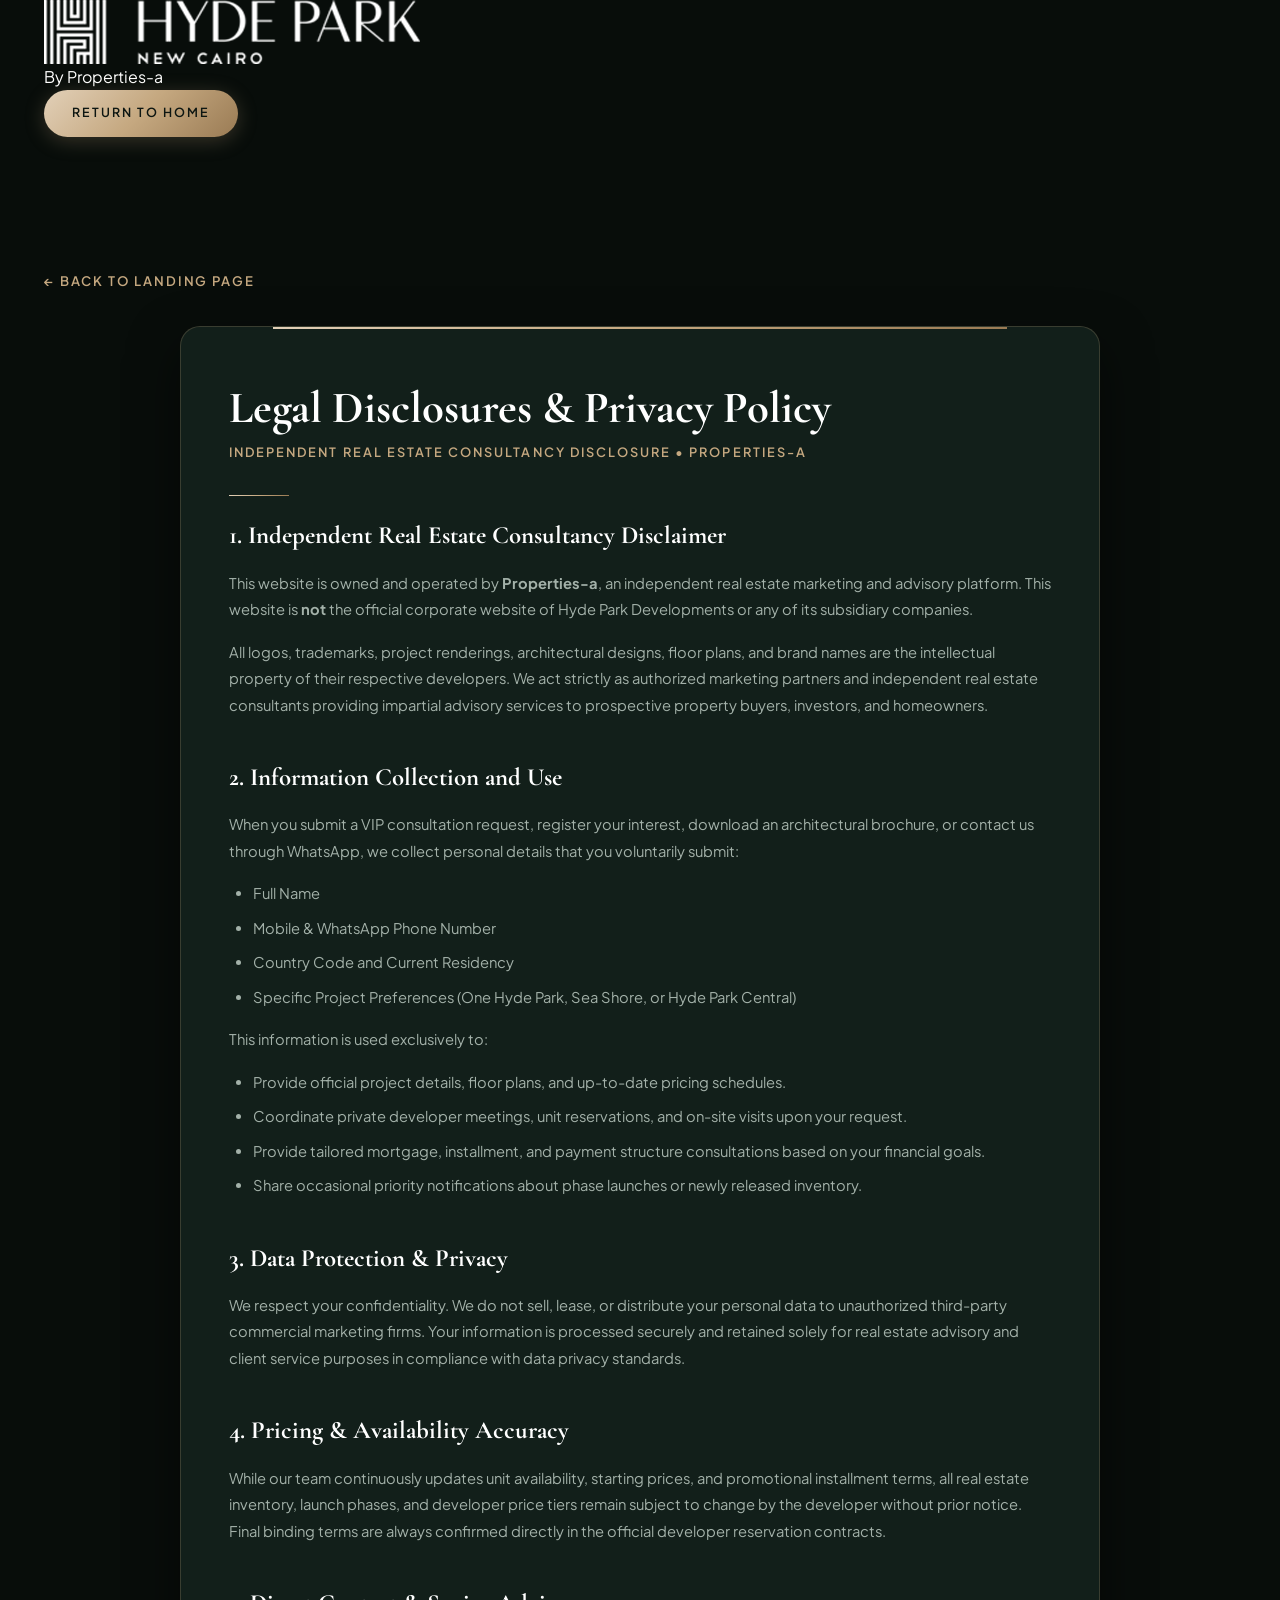
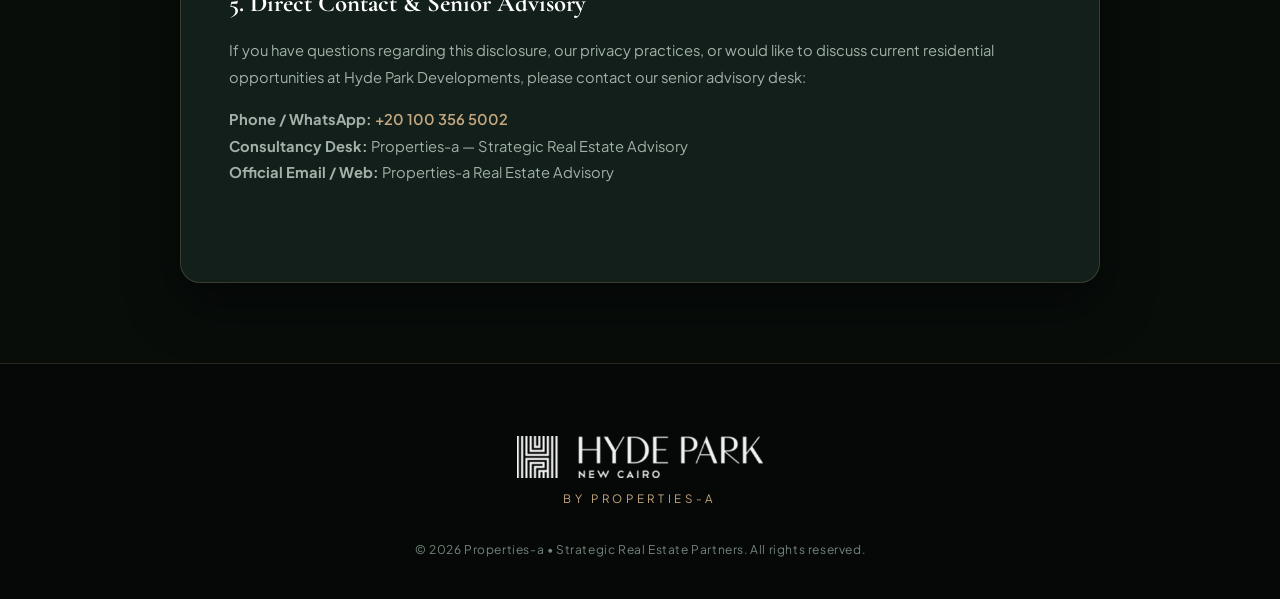
<file: legal.html>
<!DOCTYPE html>
<html lang="en">
<head>
  <meta charset="UTF-8" />
  <meta name="viewport" content="width=device-width, initial-scale=1.0" />
  <title>Legal Disclosures & Privacy Policy — Hyde Park Developments by Properties-a</title>
  <meta name="robots" content="noindex, follow" />
  <link rel="icon" href="images/favicon.png" type="image/png" />

  <!-- Fonts -->
  <link rel="preconnect" href="https://fonts.googleapis.com" />
  <link rel="preconnect" href="https://fonts.gstatic.com" crossorigin />
  <link href="https://fonts.googleapis.com/css2?family=Cormorant+Garamond:ital,wght@0,400;0,500;0,600;1,400&family=Plus+Jakarta+Sans:wght@300;400;500;600;700&display=swap" rel="stylesheet" />

  <link rel="stylesheet" href="styles.css" />
  
  <!-- Google tag (gtag.js) -->
  <script async src="https://www.googletagmanager.com/gtag/js?id=AW-18440436080"></script>
  <script>
    window.dataLayer = window.dataLayer || [];
    function gtag(){dataLayer.push(arguments);}
    gtag('js', new Date());

    gtag('config', 'AW-18440436080');
  </script>
  
  <!-- Event snippet for Hydepark conversion page
  In your html page, add the snippet and call gtag_report_conversion when someone clicks on the chosen link or button. -->
  <script>
  function gtag_report_conversion(url) {
    var callback = function () {
      if (typeof(url) != 'undefined') {
        window.location = url;
      }
    };
    gtag('event', 'conversion', {
        'send_to': 'AW-18440436080/dwylCJyxtfUcEPDyitlE',
        'value': 1.0,
        'currency': 'EGP',
        'event_callback': callback
    });
    return false;
  }
  </script>
  
  <style>
    .legal-page-wrap {
      padding: 130px 0 80px 0;
      min-height: 85vh;
      background: var(--color-obsidian);
    }
    .legal-box {
      background: var(--color-emerald-card);
      border: 1px solid var(--color-emerald-border);
      border-radius: var(--radius-lg);
      padding: 3.5rem 3rem;
      max-width: 920px;
      margin: 0 auto;
      box-shadow: var(--shadow-luxury);
      position: relative;
    }
    .legal-box::before {
      content: '';
      position: absolute;
      top: 0;
      left: 10%;
      right: 10%;
      height: 2px;
      background: var(--color-gold-gradient);
    }
    .legal-heading {
      font-family: var(--font-serif);
      font-size: clamp(2.2rem, 3.5vw, 3rem);
      color: #ffffff;
      margin-bottom: 0.5rem;
      line-height: 1.15;
    }
    .legal-sub-heading {
      color: var(--color-gold);
      font-size: 0.8rem;
      letter-spacing: 0.16em;
      text-transform: uppercase;
      margin-bottom: 2rem;
      font-weight: 600;
    }
    .legal-article-section {
      margin-bottom: 2.5rem;
    }
    .legal-article-section h3 {
      font-family: var(--font-serif);
      font-size: 1.55rem;
      color: #ffffff;
      margin-bottom: 0.85rem;
    }
    .legal-article-section p {
      font-size: 0.92rem;
      color: var(--color-text-muted);
      line-height: 1.8;
      margin-bottom: 1rem;
    }
    .legal-article-section ul {
      padding-left: 1.5rem;
      color: var(--color-text-muted);
      line-height: 1.8;
      margin-bottom: 1rem;
    }
    .legal-article-section li {
      margin-bottom: 0.5rem;
      font-size: 0.92rem;
    }
    .btn-return-home {
      display: inline-flex;
      align-items: center;
      gap: 0.6rem;
      margin-bottom: 2.2rem;
      color: var(--color-gold);
      font-size: 0.82rem;
      text-transform: uppercase;
      letter-spacing: 0.14em;
      font-weight: 600;
      transition: var(--transition-smooth);
    }
    .btn-return-home:hover {
      color: #ffffff;
      transform: translateX(-4px);
    }
    @media (max-width: 768px) {
      .legal-box {
        padding: 2.2rem 1.5rem;
      }
    }
  </style>
</head>
<body>

  <!-- Site Header -->
  <header class="site-header">
    <div class="container nav-container">
      <div class="brand-wrapper">
        <a href="index.html">
          <img src="images/hyde-park-developments.png" alt="Hyde Park Developments" class="brand-logo-img" />
        </a>
        <div class="brand-sep"></div>
        <span class="brand-subtext">By Properties-a</span>
      </div>
      <div class="nav-actions">
        <a href="index.html" class="btn btn-primary">Return to Home</a>
      </div>
    </div>
  </header>

  <!-- Legal Main Content -->
  <main class="legal-page-wrap">
    <div class="container">
      <a href="index.html" class="btn-return-home">
        &larr; Back to Landing Page
      </a>

      <div class="legal-box">
        <h1 class="legal-heading">Legal Disclosures & Privacy Policy</h1>
        <p class="legal-sub-heading">Independent Real Estate Consultancy Disclosure &bull; Properties-a</p>
        <div class="gold-divider left"></div>

        <section class="legal-article-section" id="disclaimer">
          <h3>1. Independent Real Estate Consultancy Disclaimer</h3>
          <p>
            This website is owned and operated by <strong>Properties-a</strong>, an independent real estate marketing and advisory platform. This website is <strong>not</strong> the official corporate website of Hyde Park Developments or any of its subsidiary companies.
          </p>
          <p>
            All logos, trademarks, project renderings, architectural designs, floor plans, and brand names are the intellectual property of their respective developers. We act strictly as authorized marketing partners and independent real estate consultants providing impartial advisory services to prospective property buyers, investors, and homeowners.
          </p>
        </section>

        <section class="legal-article-section" id="collection">
          <h3>2. Information Collection and Use</h3>
          <p>
            When you submit a VIP consultation request, register your interest, download an architectural brochure, or contact us through WhatsApp, we collect personal details that you voluntarily submit:
          </p>
          <ul>
            <li>Full Name</li>
            <li>Mobile & WhatsApp Phone Number</li>
            <li>Country Code and Current Residency</li>
            <li>Specific Project Preferences (One Hyde Park, Sea Shore, or Hyde Park Central)</li>
          </ul>
          <p>
            This information is used exclusively to:
          </p>
          <ul>
            <li>Provide official project details, floor plans, and up-to-date pricing schedules.</li>
            <li>Coordinate private developer meetings, unit reservations, and on-site visits upon your request.</li>
            <li>Provide tailored mortgage, installment, and payment structure consultations based on your financial goals.</li>
            <li>Share occasional priority notifications about phase launches or newly released inventory.</li>
          </ul>
        </section>

        <section class="legal-article-section" id="privacy">
          <h3>3. Data Protection & Privacy</h3>
          <p>
            We respect your confidentiality. We do not sell, lease, or distribute your personal data to unauthorized third-party commercial marketing firms. Your information is processed securely and retained solely for real estate advisory and client service purposes in compliance with data privacy standards.
          </p>
        </section>

        <section class="legal-article-section" id="terms">
          <h3>4. Pricing & Availability Accuracy</h3>
          <p>
            While our team continuously updates unit availability, starting prices, and promotional installment terms, all real estate inventory, launch phases, and developer price tiers remain subject to change by the developer without prior notice. Final binding terms are always confirmed directly in the official developer reservation contracts.
          </p>
        </section>

        <section class="legal-article-section" id="contact">
          <h3>5. Direct Contact & Senior Advisory</h3>
          <p>
            If you have questions regarding this disclosure, our privacy practices, or would like to discuss current residential opportunities at Hyde Park Developments, please contact our senior advisory desk:
          </p>
          <p>
            <strong>Phone / WhatsApp:</strong> <a href="https://wa.me/201003565002" onclick="gtag_report_conversion();" target="_blank" rel="noopener noreferrer" style="color: var(--color-gold); font-weight: 600;">+20 100 356 5002</a><br />
            <strong>Consultancy Desk:</strong> Properties-a — Strategic Real Estate Advisory<br />
            <strong>Official Email / Web:</strong> Properties-a Real Estate Advisory
          </p>
        </section>
      </div>
    </div>
  </main>

  <!-- Site Footer -->
  <footer class="site-footer">
    <div class="container">
      <div class="footer-brand-wrap">
        <img src="images/hyde-park-developments.png" alt="Hyde Park Developments" class="footer-logo" />
        <span class="footer-tagline">By Properties-a</span>
      </div>
      <p class="footer-copyright">&copy; 2026 Properties-a &bull; Strategic Real Estate Partners. All rights reserved.</p>
    </div>
  </footer>

</body>
</html>
</file>
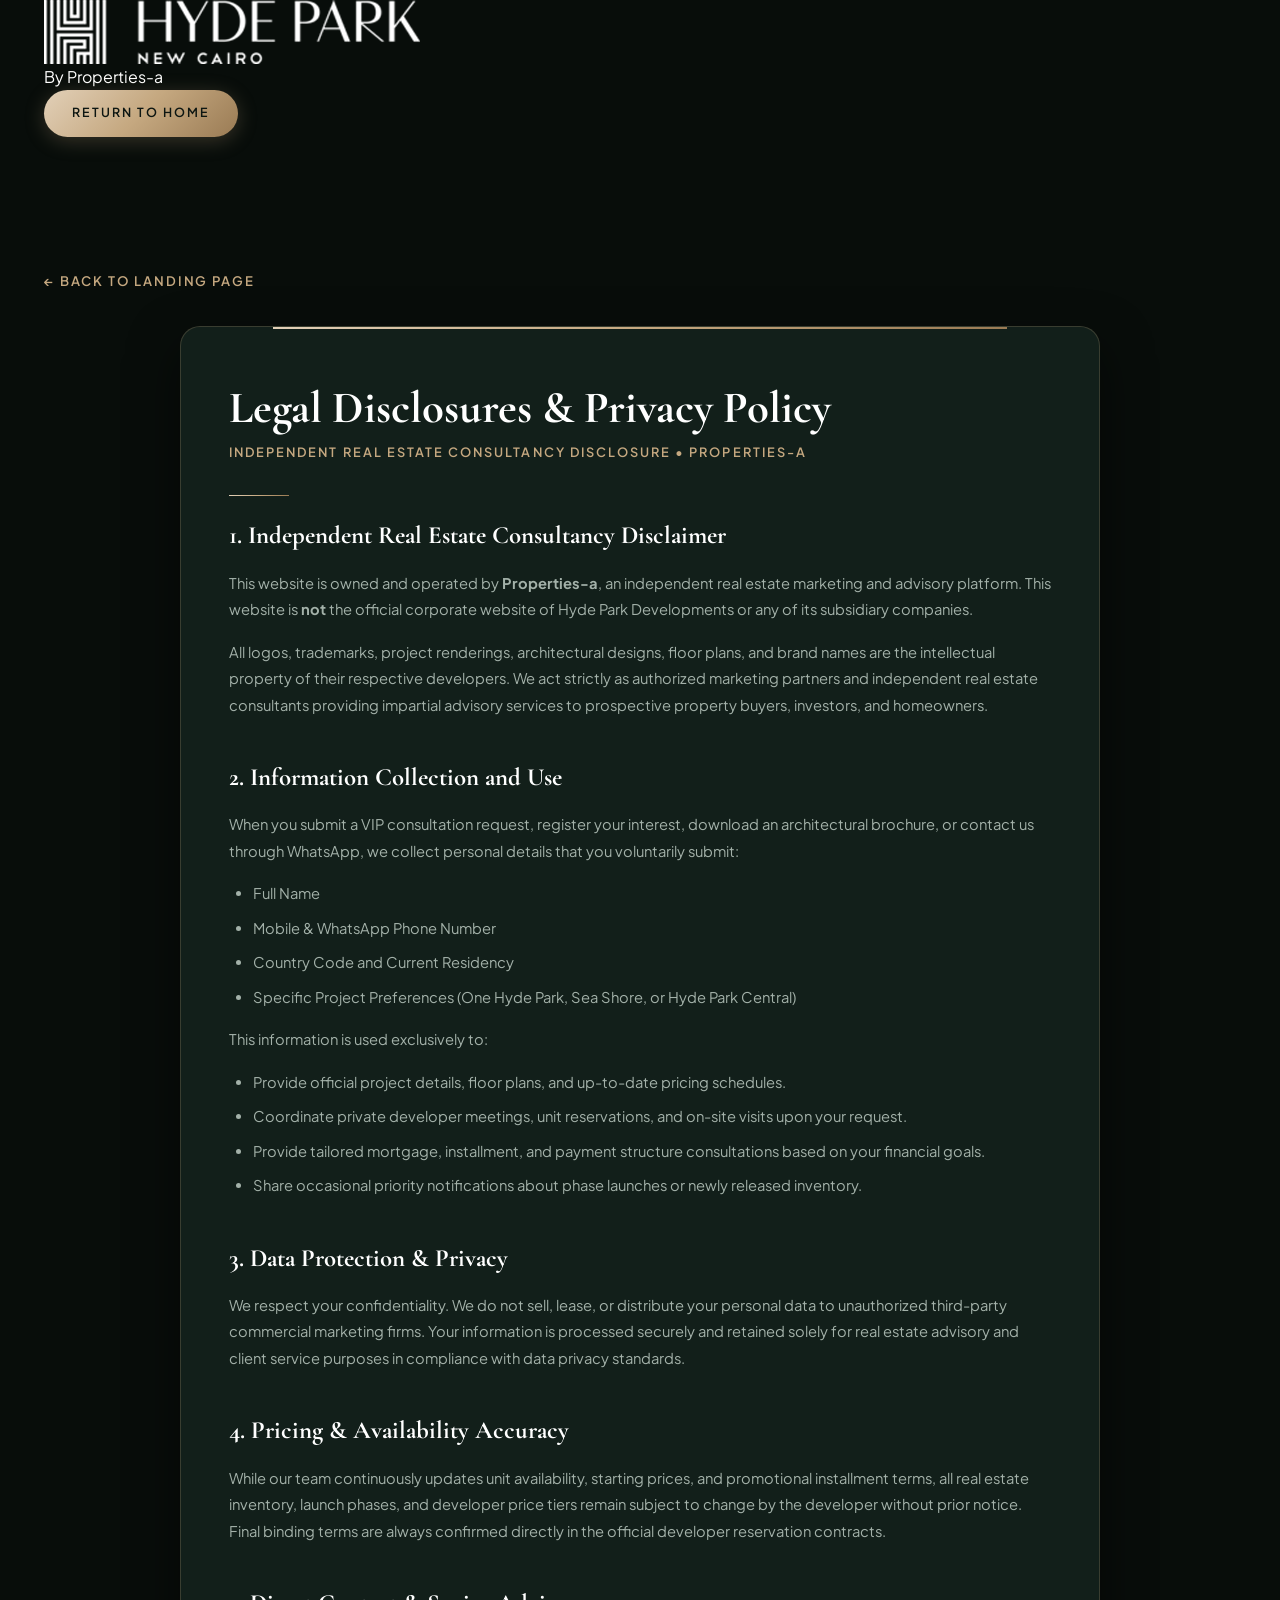
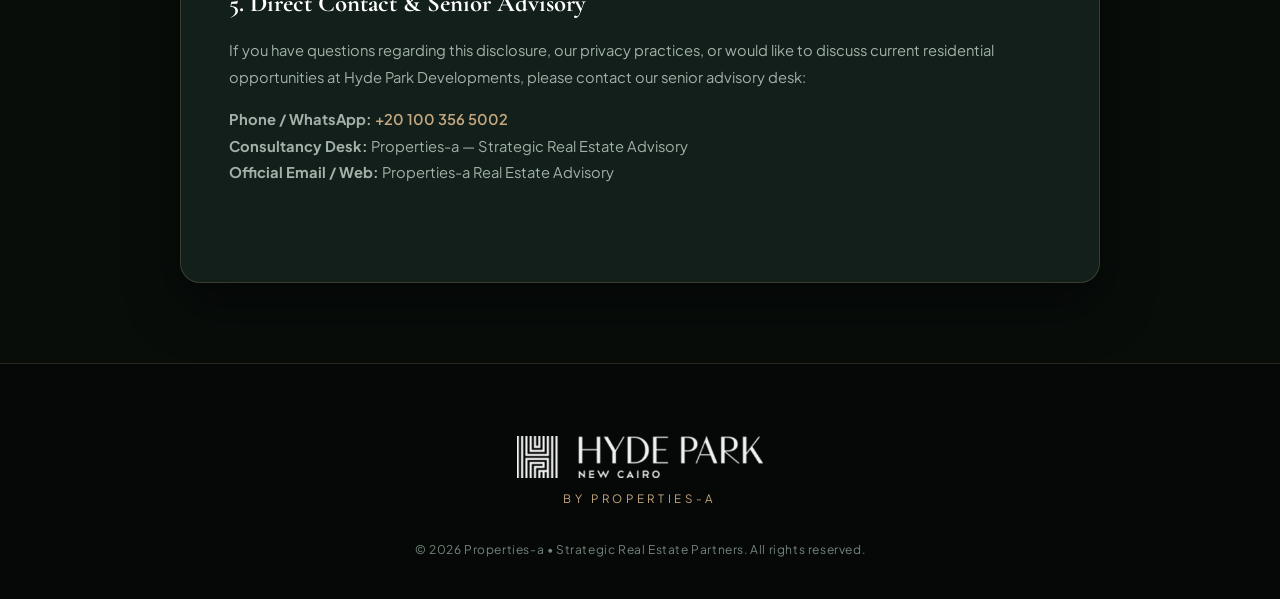
<file: privacy.html>
<!DOCTYPE html>
<html lang="en">
<head>
  <meta charset="UTF-8">
  <meta http-equiv="refresh" content="0; url=legal.html#privacy">
  <title>Privacy Policy - Properties-a</title>
  <script>window.location.href = "legal.html#privacy";</script>
</head>
<body>
  <p>Redirecting to <a href="legal.html#privacy">Privacy Policy</a>...</p>
</body>
</html>
</file>
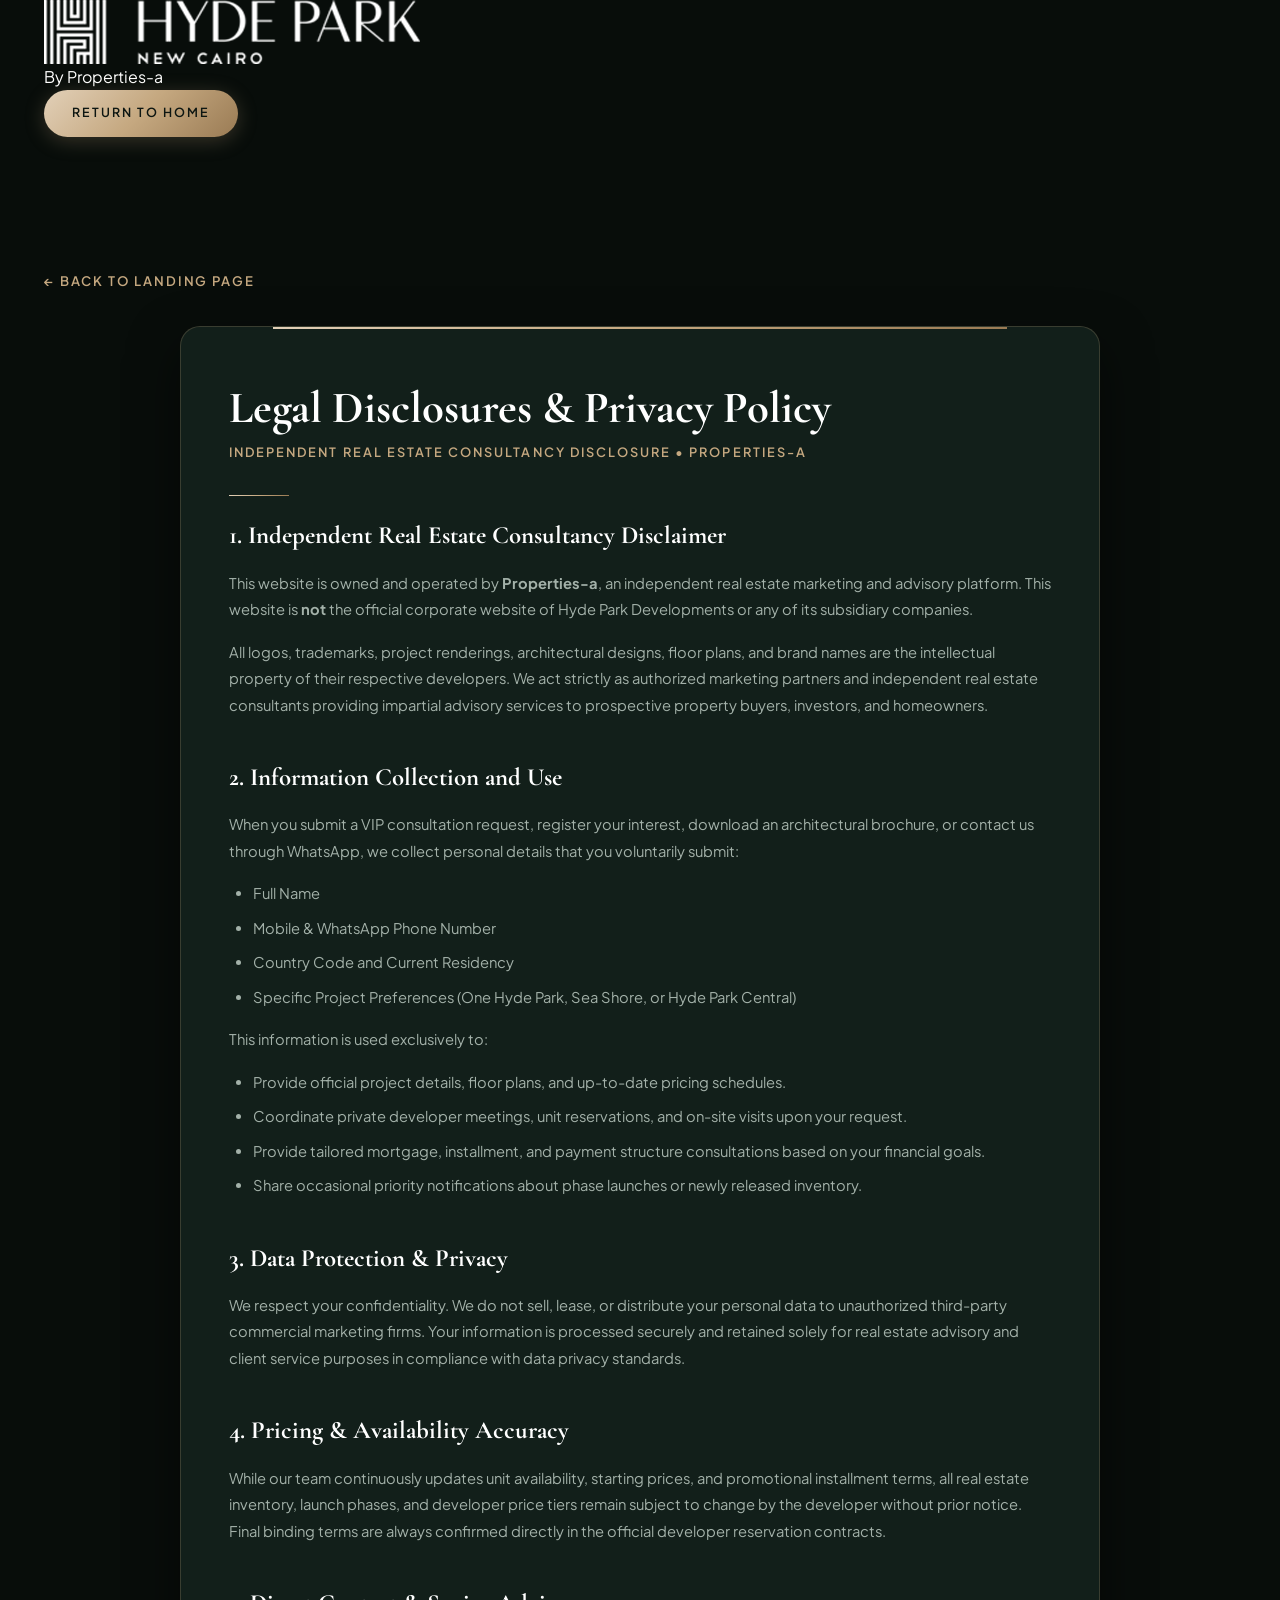
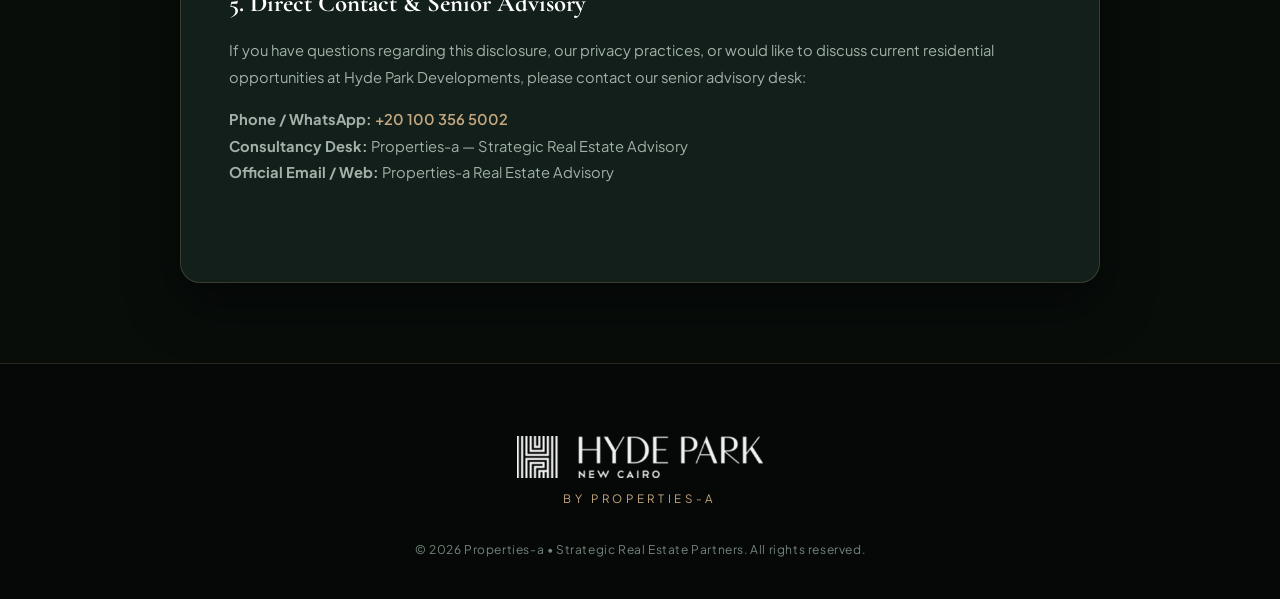
<file: terms.html>
<!DOCTYPE html>
<html lang="en">
<head>
  <meta charset="UTF-8">
  <meta http-equiv="refresh" content="0; url=legal.html#terms">
  <title>Terms & Conditions - Properties-a</title>
  <script>window.location.href = "legal.html#terms";</script>
</head>
<body>
  <p>Redirecting to <a href="legal.html#terms">Terms & Conditions</a>...</p>
</body>
</html>
</file>
<file: styles.css>
/* ==========================================================================
   HYDE PARK DEVELOPMENTS — LUXURY RESIDENCES (BY PROPERTIES-A)
   Design System & Styling
   ========================================================================== */

:root {
  /* Color Palette */
  --color-obsidian: #080D0A;
  --color-emerald-deep: #0D1713;
  --color-emerald-card: #121F1A;
  --color-emerald-border: rgba(197, 168, 128, 0.22);
  --color-emerald-glow: rgba(197, 168, 128, 0.08);
  
  --color-gold: #C5A880;
  --color-gold-light: #E0CEB5;
  --color-gold-dark: #9A7B54;
  --color-gold-gradient: linear-gradient(135deg, #E2D0B8 0%, #C5A880 50%, #9A7B54 100%);
  
  --color-ivory: #FBF9F5;
  --color-ivory-warm: #F4EFEA;
  --color-sand: #EAE3D9;
  
  --color-text-light: #FFFFFF;
  --color-text-muted: #A3B1A9;
  --color-text-dim: #73857B;
  --color-text-dark: #121A15;
  --color-text-dark-muted: #4A5851;
  
  --color-whatsapp: #25D366;
  --color-whatsapp-hover: #20BA5A;

  /* Typography */
  --font-serif: 'Cormorant Garamond', 'Playfair Display', Georgia, serif;
  --font-sans: 'Plus Jakarta Sans', 'Inter', -apple-system, BlinkMacSystemFont, sans-serif;
  
  /* Transitions & Shadows */
  --transition-smooth: all 0.35s cubic-bezier(0.16, 1, 0.3, 1);
  --shadow-subtle: 0 10px 30px rgba(0, 0, 0, 0.25);
  --shadow-luxury: 0 20px 50px rgba(0, 0, 0, 0.5);
  --shadow-gold: 0 8px 30px rgba(197, 168, 128, 0.2);
  
  --radius-sm: 8px;
  --radius-md: 14px;
  --radius-lg: 20px;
  --radius-full: 9999px;
}

/* Base Reset */
*, *::before, *::after {
  box-sizing: border-box;
  margin: 0;
  padding: 0;
}

html {
  scroll-behavior: smooth;
  font-size: 16px;
  -webkit-text-size-adjust: 100%;
}

body {
  font-family: var(--font-sans);
  background-color: var(--color-obsidian);
  color: var(--color-text-light);
  line-height: 1.6;
  overflow-x: hidden;
  position: relative;
  -webkit-font-smoothing: antialiased;
}

img {
  max-width: 100%;
  height: auto;
  display: block;
}

a {
  color: inherit;
  text-decoration: none;
  transition: var(--transition-smooth);
}

button, input, select, textarea {
  font-family: inherit;
}

/* Container */
.container {
  width: 100%;
  max-width: 1240px;
  margin-left: auto;
  margin-right: auto;
  padding-left: 1.5rem;
  padding-right: 1.5rem;
}

.container-narrow {
  max-width: 960px;
}

/* Typography Utilities */
.font-serif { font-family: var(--font-serif); }
.font-sans { font-family: var(--font-sans); }

.text-gold {
  color: var(--color-gold);
}

.gradient-gold-text {
  background: var(--color-gold-gradient);
  -webkit-background-clip: text;
  -webkit-text-fill-color: transparent;
}

/* Badges */
.luxury-tag {
  display: inline-flex;
  align-items: center;
  gap: 0.5rem;
  padding: 0.45rem 1.1rem;
  border-radius: var(--radius-full);
  background: rgba(197, 168, 128, 0.14);
  border: 1px solid rgba(197, 168, 128, 0.35);
  color: var(--color-gold-light);
  font-size: 0.72rem;
  letter-spacing: 0.22em;
  text-transform: uppercase;
  font-weight: 600;
}

.luxury-tag::before {
  content: '';
  width: 6px;
  height: 6px;
  border-radius: 50%;
  background: var(--color-gold);
  box-shadow: 0 0 8px var(--color-gold);
}

.launch-badge {
  background: linear-gradient(135deg, rgba(197, 168, 128, 0.25) 0%, rgba(13, 23, 19, 0.8) 100%);
  border: 1px solid var(--color-gold);
  color: #FFFFFF;
}

/* Subtle Gold Divider */
.gold-divider {
  width: 60px;
  height: 1.5px;
  background: var(--color-gold-gradient);
  margin: 1.25rem auto;
}

.gold-divider.left {
  margin-left: 0;
}

/* Button System */
.btn {
  display: inline-flex;
  align-items: center;
  justify-content: center;
  gap: 0.6rem;
  padding: 0.85rem 1.75rem;
  border-radius: var(--radius-full);
  font-size: 0.78rem;
  font-weight: 600;
  letter-spacing: 0.16em;
  text-transform: uppercase;
  cursor: pointer;
  transition: var(--transition-smooth);
  border: none;
  outline: none;
  text-decoration: none;
}

.btn-primary {
  background: var(--color-gold-gradient);
  color: #0D1612;
  box-shadow: 0 4px 20px rgba(197, 168, 128, 0.25);
}

.btn-primary:hover {
  transform: translateY(-2px);
  box-shadow: 0 8px 25px rgba(197, 168, 128, 0.4);
}

.btn-outline {
  background: transparent;
  color: var(--color-text-light);
  border: 1px solid rgba(197, 168, 128, 0.4);
}

.btn-outline:hover {
  border-color: var(--color-gold);
  background: rgba(197, 168, 128, 0.08);
  color: var(--color-gold-light);
}

.btn-whatsapp {
  background: #25D366;
  color: #FFFFFF;
  box-shadow: 0 4px 18px rgba(37, 211, 102, 0.3);
}

.btn-whatsapp:hover {
  background: #20BA5A;
  transform: translateY(-2px);
  box-shadow: 0 6px 24px rgba(37, 211, 102, 0.45);
}

.btn-whatsapp svg, .btn-primary svg, .btn-outline svg {
  width: 18px;
  height: 18px;
  fill: currentColor;
}

/* ==========================================================================
   HERO SECTION (NO FIXED HEADER, INTEGRATED BRAND ROW)
   ========================================================================== */
.hero-section {
  position: relative;
  min-height: 100vh;
  display: flex;
  flex-direction: column;
  justify-content: center;
  padding-top: 2.5rem;
  padding-bottom: 4rem;
  background-color: var(--color-obsidian);
  overflow: hidden;
}

.hero-backdrop {
  position: absolute;
  top: 0;
  left: 0;
  width: 100%;
  height: 100%;
  z-index: 1;
}

.hero-backdrop-img {
  width: 100%;
  height: 100%;
  object-fit: cover;
  object-position: center;
  transform: scale(1.02);
  transition: transform 12s ease-out;
}

.hero-section:hover .hero-backdrop-img {
  transform: scale(1.06);
}

.hero-veil {
  position: absolute;
  inset: 0;
  background: linear-gradient(
    180deg,
    rgba(8, 13, 10, 0.88) 0%,
    rgba(8, 13, 10, 0.75) 45%,
    rgba(8, 13, 10, 0.95) 100%
  );
  z-index: 2;
}

/* Brand Bar Inside Hero (Top) */
.hero-brand-header {
  position: relative;
  z-index: 3;
  display: flex;
  align-items: center;
  justify-content: space-between;
  margin-bottom: 2.5rem;
  padding-bottom: 1.25rem;
  border-bottom: 1px solid rgba(197, 168, 128, 0.15);
}

.hero-brand-left {
  display: flex;
  align-items: center;
  gap: 1.2rem;
}

.hero-brand-logo {
  height: 42px;
  width: auto;
  filter: brightness(0) invert(1);
}

.hero-brand-divider {
  width: 1px;
  height: 24px;
  background: rgba(197, 168, 128, 0.35);
}

.hero-brand-tag {
  font-size: 0.72rem;
  letter-spacing: 0.28em;
  text-transform: uppercase;
  color: var(--color-gold);
  font-weight: 500;
}

.hero-brand-right {
  display: flex;
  align-items: center;
  gap: 1rem;
}

.hero-content-grid {
  position: relative;
  z-index: 3;
  display: grid;
  grid-template-columns: 1.15fr 0.85fr;
  gap: 3.5rem;
  align-items: center;
}

.hero-text-col {
  padding-right: 1rem;
}

.hero-launch-badge-row {
  display: flex;
  align-items: center;
  gap: 0.75rem;
  flex-wrap: wrap;
  margin-bottom: 1rem;
}

.hero-headline {
  font-family: var(--font-serif);
  font-size: clamp(2.4rem, 4.8vw, 4.2rem);
  font-weight: 400;
  line-height: 1.08;
  letter-spacing: -0.02em;
  margin-top: 0.8rem;
  margin-bottom: 1.25rem;
  color: #FFFFFF;
}

.hero-offer-highlight-bar {
  display: inline-flex;
  flex-wrap: wrap;
  align-items: center;
  gap: 0.75rem;
  padding: 0.9rem 1.5rem;
  background: rgba(18, 31, 26, 0.85);
  border: 1px solid var(--color-gold);
  backdrop-filter: blur(12px);
  border-radius: var(--radius-md);
  margin-bottom: 1.75rem;
  box-shadow: 0 4px 20px rgba(197, 168, 128, 0.15);
}

.hero-offer-item {
  font-size: 0.84rem;
  color: var(--color-gold-light);
  letter-spacing: 0.04em;
  font-weight: 600;
}

.hero-offer-sep {
  color: var(--color-gold);
  opacity: 0.6;
}

.hero-description {
  font-size: 1.02rem;
  line-height: 1.75;
  color: var(--color-text-muted);
  max-width: 600px;
  margin-bottom: 2rem;
}

.hero-ctas {
  display: flex;
  flex-wrap: wrap;
  align-items: center;
  gap: 1rem;
  margin-bottom: 2.5rem;
}

.hero-pillars-row {
  display: grid;
  grid-template-columns: repeat(3, 1fr);
  gap: 1.25rem;
  border-top: 1px solid rgba(197, 168, 128, 0.18);
  padding-top: 1.75rem;
}

.pillar-item {
  display: flex;
  flex-direction: column;
}

.pillar-num {
  font-family: var(--font-serif);
  font-size: 2rem;
  color: var(--color-gold);
  line-height: 1;
  margin-bottom: 0.25rem;
}

.pillar-label {
  font-size: 0.72rem;
  letter-spacing: 0.12em;
  text-transform: uppercase;
  color: var(--color-text-muted);
}

/* Hero VIP Lead Card */
.hero-form-card {
  background: rgba(13, 23, 19, 0.88);
  border: 1px solid var(--color-emerald-border);
  backdrop-filter: blur(20px);
  -webkit-backdrop-filter: blur(20px);
  border-radius: var(--radius-lg);
  padding: 2.4rem 2.2rem;
  box-shadow: var(--shadow-luxury), var(--shadow-gold);
  position: relative;
}

.hero-form-card::before {
  content: '';
  position: absolute;
  top: 0;
  left: 12%;
  right: 12%;
  height: 2px;
  background: var(--color-gold-gradient);
}

.form-header {
  text-align: center;
  margin-bottom: 1.6rem;
}

.form-header-badge {
  font-size: 0.68rem;
  letter-spacing: 0.25em;
  text-transform: uppercase;
  color: var(--color-gold);
  font-weight: 600;
  margin-bottom: 0.4rem;
  display: block;
}

.form-header-title {
  font-family: var(--font-serif);
  font-size: 1.85rem;
  color: #FFFFFF;
  font-weight: 400;
  line-height: 1.2;
}

.form-header-sub {
  font-size: 0.85rem;
  color: var(--color-text-muted);
  margin-top: 0.35rem;
  font-style: italic;
  font-family: var(--font-serif);
}

/* Form Styling */
.vip-form {
  display: flex;
  flex-direction: column;
  gap: 1.15rem;
}

.form-group {
  display: flex;
  flex-direction: column;
  gap: 0.4rem;
  text-align: left;
}

.form-label {
  font-size: 0.68rem;
  letter-spacing: 0.18em;
  text-transform: uppercase;
  color: var(--color-gold-light);
  font-weight: 600;
}

.form-input {
  width: 100%;
  padding: 0.9rem 1.15rem;
  background: rgba(8, 13, 10, 0.75);
  border: 1px solid rgba(197, 168, 128, 0.3);
  border-radius: var(--radius-sm);
  color: #FFFFFF;
  font-size: 0.92rem;
  transition: var(--transition-smooth);
  outline: none;
}

.form-input::placeholder {
  color: rgba(255, 255, 255, 0.38);
}

.form-input:focus {
  border-color: var(--color-gold);
  box-shadow: 0 0 15px rgba(197, 168, 128, 0.25);
  background: rgba(8, 13, 10, 0.95);
}

.form-input-help {
  font-size: 0.68rem;
  color: var(--color-text-dim);
  margin-top: 0.2rem;
}

.form-submit-btn {
  width: 100%;
  margin-top: 0.4rem;
  padding: 1.05rem 1.5rem;
  font-size: 0.82rem;
  font-weight: 700;
  letter-spacing: 0.22em;
}

.form-disclaimer {
  font-size: 0.68rem;
  line-height: 1.6;
  color: var(--color-text-dim);
  text-align: center;
  margin-top: 1rem;
}

.form-legal-links {
  display: flex;
  align-items: center;
  justify-content: center;
  gap: 0.75rem;
  margin-top: 0.6rem;
  font-size: 0.68rem;
  letter-spacing: 0.12em;
  text-transform: uppercase;
  color: var(--color-gold);
}

.form-legal-links a:hover {
  text-decoration: underline;
  color: #FFFFFF;
}

/* ==========================================================================
   TICKER / STATS BAR
   ========================================================================== */
.stats-ticker-section {
  background: var(--color-emerald-deep);
  border-top: 1px solid var(--color-emerald-border);
  border-bottom: 1px solid var(--color-emerald-border);
  padding: 2.2rem 0;
}

.ticker-grid {
  display: grid;
  grid-template-columns: repeat(5, 1fr);
  gap: 1.5rem;
  text-align: center;
}

.ticker-item {
  display: flex;
  flex-direction: column;
  align-items: center;
  position: relative;
}

.ticker-item:not(:last-child)::after {
  content: '';
  position: absolute;
  right: 0;
  top: 15%;
  height: 70%;
  width: 1px;
  background: rgba(197, 168, 128, 0.2);
}

.ticker-metric {
  font-family: var(--font-serif);
  font-size: 2.2rem;
  font-weight: 500;
  color: var(--color-gold);
  line-height: 1.1;
  margin-bottom: 0.35rem;
}

.ticker-desc {
  font-size: 0.72rem;
  letter-spacing: 0.12em;
  text-transform: uppercase;
  color: var(--color-text-muted);
}

/* ==========================================================================
   DEVELOPMENTS SHOWCASE
   ========================================================================== */
.developments-section {
  padding: 6.5rem 0;
  background-color: var(--color-obsidian);
  position: relative;
}

.section-head {
  text-align: center;
  max-width: 820px;
  margin: 0 auto 3.5rem auto;
}

.section-subtitle {
  font-size: 0.75rem;
  letter-spacing: 0.28em;
  text-transform: uppercase;
  color: var(--color-gold);
  font-weight: 600;
}

.section-title {
  font-family: var(--font-serif);
  font-size: clamp(2.2rem, 4vw, 3.4rem);
  font-weight: 400;
  line-height: 1.15;
  color: #FFFFFF;
  margin-top: 0.8rem;
  margin-bottom: 1rem;
}

.section-description {
  font-size: 0.95rem;
  color: var(--color-text-muted);
  line-height: 1.7;
}

/* Filter Tabs */
.tabs-wrapper {
  display: flex;
  justify-content: center;
  gap: 0.75rem;
  margin-bottom: 3.5rem;
  flex-wrap: wrap;
}

.tab-btn {
  padding: 0.65rem 1.6rem;
  background: rgba(18, 31, 26, 0.6);
  border: 1px solid rgba(197, 168, 128, 0.25);
  border-radius: var(--radius-full);
  color: var(--color-text-muted);
  font-size: 0.75rem;
  letter-spacing: 0.15em;
  text-transform: uppercase;
  font-weight: 600;
  cursor: pointer;
  transition: var(--transition-smooth);
}

.tab-btn.active, .tab-btn:hover {
  background: var(--color-gold-gradient);
  color: #0D1612;
  border-color: var(--color-gold);
  box-shadow: 0 4px 15px rgba(197, 168, 128, 0.25);
}

/* Project Cards */
.project-card {
  background: var(--color-emerald-card);
  border: 1px solid var(--color-emerald-border);
  border-radius: var(--radius-lg);
  overflow: hidden;
  margin-bottom: 4rem;
  box-shadow: var(--shadow-luxury);
  transition: var(--transition-smooth);
}

.project-card:hover {
  border-color: rgba(197, 168, 128, 0.45);
  box-shadow: 0 25px 60px rgba(0, 0, 0, 0.6), 0 0 35px rgba(197, 168, 128, 0.12);
}

.project-card-grid {
  display: grid;
  grid-template-columns: 1fr 1fr;
}

.project-card.reversed .project-card-grid {
  direction: rtl;
}

.project-card.reversed .project-card-content {
  direction: ltr;
}

.project-card-media {
  position: relative;
  overflow: hidden;
  min-height: 480px;
}

.project-card-img {
  width: 100%;
  height: 100%;
  object-fit: cover;
  transition: transform 1.2s cubic-bezier(0.16, 1, 0.3, 1);
}

.project-card:hover .project-card-img {
  transform: scale(1.05);
}

.media-badge-top {
  position: absolute;
  top: 1.5rem;
  left: 1.5rem;
  z-index: 2;
  display: flex;
  flex-direction: column;
  gap: 0.5rem;
}

.media-gradient-veil {
  position: absolute;
  inset: 0;
  background: linear-gradient(180deg, rgba(8, 13, 10, 0.15) 0%, rgba(8, 13, 10, 0.7) 100%);
}

.project-card-content {
  padding: 3.5rem 3rem;
  display: flex;
  flex-direction: column;
  justify-content: center;
}

.project-loc-tag {
  font-size: 0.72rem;
  letter-spacing: 0.24em;
  text-transform: uppercase;
  color: var(--color-gold);
  font-weight: 600;
  margin-bottom: 0.6rem;
}

.project-title {
  font-family: var(--font-serif);
  font-size: clamp(2rem, 3.2vw, 2.8rem);
  color: #FFFFFF;
  line-height: 1.15;
  margin-bottom: 1rem;
}

.project-desc {
  font-size: 0.95rem;
  color: var(--color-text-muted);
  line-height: 1.7;
  margin-bottom: 1.8rem;
}

.features-list {
  list-style: none;
  display: flex;
  flex-direction: column;
  gap: 0.75rem;
  margin-bottom: 2rem;
}

.feature-item {
  display: flex;
  align-items: center;
  gap: 0.85rem;
  font-size: 0.88rem;
  color: #E2E8E4;
}

.feature-item-icon {
  width: 8px;
  height: 8px;
  border-radius: 50%;
  background: var(--color-gold);
  flex-shrink: 0;
  box-shadow: 0 0 8px var(--color-gold);
}

/* Pricing and Terms Box */
.project-pricing-box {
  background: rgba(8, 13, 10, 0.65);
  border: 1px solid rgba(197, 168, 128, 0.25);
  border-radius: var(--radius-md);
  padding: 1.5rem 1.8rem;
  margin-bottom: 1.75rem;
  display: grid;
  grid-template-columns: 1fr 1fr;
  gap: 1.5rem;
  align-items: center;
}

.pricing-col {
  display: flex;
  flex-direction: column;
}

.pricing-label {
  font-size: 0.68rem;
  letter-spacing: 0.22em;
  text-transform: uppercase;
  color: var(--color-gold-light);
  margin-bottom: 0.35rem;
}

.pricing-value {
  font-family: var(--font-serif);
  font-size: 1.8rem;
  font-weight: 600;
  color: #FFFFFF;
  line-height: 1.1;
}

.terms-value {
  font-size: 0.9rem;
  color: var(--color-text-muted);
  font-weight: 500;
  line-height: 1.4;
}

/* ==========================================================================
   UNIT PRICING BREAKDOWN GRID (CUSTOM DETAILS FOR ONE HYDEPARK & CENTRAL)
   ========================================================================== */
.unit-breakdown-box {
  background: rgba(8, 13, 10, 0.75);
  border: 1px solid rgba(197, 168, 128, 0.22);
  border-radius: var(--radius-md);
  padding: 1.6rem 1.75rem;
  margin-bottom: 2rem;
}

.unit-breakdown-head {
  display: flex;
  align-items: center;
  justify-content: space-between;
  margin-bottom: 1.15rem;
}

.unit-breakdown-title {
  font-size: 0.72rem;
  letter-spacing: 0.22em;
  text-transform: uppercase;
  color: var(--color-gold);
  font-weight: 700;
}

.unit-breakdown-badge {
  font-size: 0.68rem;
  letter-spacing: 0.12em;
  text-transform: uppercase;
  color: var(--color-gold-light);
  background: rgba(197, 168, 128, 0.12);
  padding: 0.25rem 0.65rem;
  border-radius: var(--radius-full);
}

.unit-pricing-grid {
  display: grid;
  grid-template-columns: repeat(2, 1fr);
  gap: 0.75rem;
}

.unit-price-card {
  background: rgba(18, 31, 26, 0.6);
  border: 1px solid rgba(197, 168, 128, 0.16);
  border-radius: var(--radius-sm);
  padding: 0.85rem 1rem;
  display: flex;
  align-items: center;
  justify-content: space-between;
  gap: 0.5rem;
  transition: var(--transition-smooth);
}

.unit-price-card:hover {
  background: rgba(197, 168, 128, 0.12);
  border-color: var(--color-gold);
  transform: translateY(-2px);
}

.unit-name {
  font-size: 0.85rem;
  color: #FFFFFF;
  font-weight: 600;
}

.unit-price-badge {
  font-family: var(--font-serif);
  font-size: 1.18rem;
  color: var(--color-gold);
  font-weight: 600;
  white-space: nowrap;
}

.project-actions {
  display: flex;
  flex-wrap: wrap;
  gap: 1rem;
}

.project-actions .btn {
  flex: 1 1 200px;
}

/* ==========================================================================
   COMPARISON MATRIX
   ========================================================================== */
.comparison-section {
  padding: 5.5rem 0;
  background: var(--color-emerald-deep);
  border-top: 1px solid var(--color-emerald-border);
  border-bottom: 1px solid var(--color-emerald-border);
}

.table-responsive {
  width: 100%;
  overflow-x: auto;
  border-radius: var(--radius-md);
  box-shadow: var(--shadow-subtle);
  border: 1px solid var(--color-emerald-border);
}

.luxury-table {
  width: 100%;
  border-collapse: collapse;
  text-align: left;
  background: var(--color-emerald-card);
}

.luxury-table th, .luxury-table td {
  padding: 1.25rem 1.5rem;
  border-bottom: 1px solid rgba(197, 168, 128, 0.15);
}

.luxury-table th {
  background: rgba(8, 13, 10, 0.85);
  font-size: 0.75rem;
  letter-spacing: 0.18em;
  text-transform: uppercase;
  color: var(--color-gold);
  font-weight: 600;
}

.luxury-table td {
  font-size: 0.88rem;
  color: var(--color-text-muted);
}

.luxury-table tr:hover td {
  background: rgba(197, 168, 128, 0.04);
}

.table-proj-name {
  font-family: var(--font-serif);
  font-size: 1.15rem;
  color: #FFFFFF;
  font-weight: 600;
}

/* ==========================================================================
   CONSULTANCY SECTION (WHY HYDEPARK THROUGH PROPERTIES-A)
   ========================================================================== */
.consultancy-section {
  padding: 6.5rem 0;
  background-color: var(--color-ivory);
  color: var(--color-text-dark);
  position: relative;
}

.consultancy-section .section-subtitle {
  color: var(--color-gold-dark);
}

.consultancy-section .section-title {
  color: var(--color-text-dark);
}

.consultancy-section .section-description {
  color: var(--color-text-dark-muted);
}

.advisory-card-main {
  background: #FFFFFF;
  border: 1px solid rgba(154, 123, 84, 0.2);
  border-radius: var(--radius-lg);
  padding: 3.5rem 3rem;
  box-shadow: 0 15px 40px rgba(0, 0, 0, 0.05);
  max-width: 880px;
  margin: 0 auto 3rem auto;
  text-align: center;
}

.advisory-text-lead {
  font-size: 1.2rem;
  line-height: 1.8;
  color: var(--color-text-dark);
  font-weight: 400;
  font-family: var(--font-serif);
}

.advisory-divider {
  width: 50px;
  height: 2px;
  background: var(--color-gold-dark);
  margin: 1.5rem auto;
}

.advisory-text-sub {
  font-size: 1rem;
  line-height: 1.75;
  color: var(--color-text-dark-muted);
}

.advisory-pillars-grid {
  display: grid;
  grid-template-columns: repeat(3, 1fr);
  gap: 2rem;
  max-width: 1100px;
  margin: 0 auto;
}

.advisory-pillar-card {
  background: #FFFFFF;
  border: 1px solid rgba(154, 123, 84, 0.18);
  border-radius: var(--radius-md);
  padding: 2.2rem 1.8rem;
  text-align: center;
  transition: var(--transition-smooth);
}

.advisory-pillar-card:hover {
  transform: translateY(-5px);
  box-shadow: 0 12px 30px rgba(0, 0, 0, 0.08);
  border-color: var(--color-gold-dark);
}

.pillar-icon-box {
  width: 52px;
  height: 52px;
  margin: 0 auto 1.25rem auto;
  border-radius: 50%;
  background: rgba(197, 168, 128, 0.15);
  color: var(--color-gold-dark);
  display: flex;
  align-items: center;
  justify-content: center;
}

.pillar-icon-box svg {
  width: 26px;
  height: 26px;
  fill: currentColor;
}

.advisory-pillar-card h4 {
  font-family: var(--font-serif);
  font-size: 1.35rem;
  margin-bottom: 0.75rem;
  color: var(--color-text-dark);
}

.advisory-pillar-card p {
  font-size: 0.85rem;
  color: var(--color-text-dark-muted);
  line-height: 1.6;
}

/* ==========================================================================
   DEDICATED VIP CONSULTATION & REGISTRATION SECTION
   ========================================================================== */
.consultation-form-section {
  padding: 6.5rem 0;
  background: linear-gradient(180deg, var(--color-obsidian) 0%, var(--color-emerald-deep) 100%);
  position: relative;
}

.consultation-container {
  display: grid;
  grid-template-columns: 1fr 1fr;
  gap: 4rem;
  align-items: center;
}

.consultation-info-col h2 {
  font-family: var(--font-serif);
  font-size: clamp(2.2rem, 3.8vw, 3.2rem);
  line-height: 1.15;
  color: #FFFFFF;
  margin-top: 0.8rem;
  margin-bottom: 1.25rem;
}

.consultation-info-col p {
  font-size: 1rem;
  color: var(--color-text-muted);
  line-height: 1.7;
  margin-bottom: 2rem;
}

.consultation-benefits {
  list-style: none;
  display: flex;
  flex-direction: column;
  gap: 1.25rem;
  margin-bottom: 2.5rem;
}

.benefit-item {
  display: flex;
  align-items: flex-start;
  gap: 1rem;
}

.benefit-check {
  width: 22px;
  height: 22px;
  border-radius: 50%;
  background: rgba(197, 168, 128, 0.15);
  color: var(--color-gold);
  display: flex;
  align-items: center;
  justify-content: center;
  flex-shrink: 0;
  margin-top: 2px;
}

.benefit-check svg {
  width: 13px;
  height: 13px;
  fill: currentColor;
}

.benefit-item h5 {
  font-size: 0.92rem;
  color: #FFFFFF;
  font-weight: 600;
  margin-bottom: 0.2rem;
}

.benefit-item p {
  font-size: 0.82rem;
  color: var(--color-text-dim);
  margin-bottom: 0;
  line-height: 1.5;
}

.direct-advisor-box {
  background: rgba(18, 31, 26, 0.6);
  border: 1px solid var(--color-emerald-border);
  border-radius: var(--radius-md);
  padding: 1.5rem 1.8rem;
  display: flex;
  align-items: center;
  justify-content: space-between;
  gap: 1.5rem;
}

.advisor-text-small {
  font-size: 0.72rem;
  letter-spacing: 0.15em;
  text-transform: uppercase;
  color: var(--color-gold);
  margin-bottom: 0.2rem;
}

.advisor-phone-number {
  font-family: var(--font-serif);
  font-size: 1.35rem;
  color: #FFFFFF;
  font-weight: 600;
}

/* ==========================================================================
   FOOTER
   ========================================================================== */
.site-footer {
  background: #050806;
  border-top: 1px solid rgba(197, 168, 128, 0.18);
  padding: 4.5rem 0 2.5rem 0;
  text-align: center;
}

.footer-brand-wrap {
  display: flex;
  flex-direction: column;
  align-items: center;
  gap: 0.75rem;
  margin-bottom: 2rem;
}

.footer-logo {
  height: 42px;
  width: auto;
  filter: brightness(0) invert(1);
  opacity: 0.95;
}

.footer-tagline {
  font-size: 0.72rem;
  letter-spacing: 0.32em;
  text-transform: uppercase;
  color: var(--color-gold);
}

.footer-disclaimer-card {
  max-width: 820px;
  margin: 0 auto 2.5rem auto;
  padding: 1.8rem 2rem;
  background: rgba(13, 23, 19, 0.5);
  border: 1px solid rgba(197, 168, 128, 0.12);
  border-radius: var(--radius-md);
}

.footer-disclaimer-text {
  font-size: 0.78rem;
  line-height: 1.7;
  color: var(--color-text-dim);
}

.footer-legal-nav {
  display: flex;
  align-items: center;
  justify-content: center;
  gap: 1.5rem;
  margin-bottom: 2rem;
}

.footer-legal-link {
  font-size: 0.78rem;
  letter-spacing: 0.16em;
  text-transform: uppercase;
  color: var(--color-gold-light);
  transition: var(--transition-smooth);
}

.footer-legal-link:hover {
  color: #FFFFFF;
  text-decoration: underline;
}

.footer-legal-sep {
  color: rgba(197, 168, 128, 0.3);
}

.footer-copyright {
  font-size: 0.75rem;
  color: var(--color-text-dim);
  letter-spacing: 0.05em;
}

/* ==========================================================================
   FLOATING WHATSAPP (COMPACT CIRCLE ICON ONLY) & MOBILE ACTION BAR
   ========================================================================== */
.floating-whatsapp {
  position: fixed;
  right: 22px;
  bottom: 24px;
  z-index: 999;
  display: flex;
  align-items: center;
  justify-content: center;
  width: 54px;
  height: 54px;
  background: var(--color-whatsapp);
  color: #FFFFFF;
  border-radius: 50%;
  box-shadow: 0 8px 30px rgba(37, 211, 102, 0.45);
  cursor: pointer;
  transition: var(--transition-smooth);
}

.floating-whatsapp:hover {
  transform: translateY(-4px) scale(1.08);
  background: var(--color-whatsapp-hover);
  box-shadow: 0 12px 35px rgba(37, 211, 102, 0.6);
}

.floating-whatsapp svg {
  width: 28px;
  height: 28px;
  fill: currentColor;
}

.floating-pulse {
  position: absolute;
  inset: 0;
  border-radius: 50%;
  border: 2px solid var(--color-whatsapp);
  animation: pulse-ring 2s cubic-bezier(0.215, 0.61, 0.355, 1) infinite;
  pointer-events: none;
}

@keyframes pulse-ring {
  0% { transform: scale(0.95); opacity: 0.8; }
  70% { transform: scale(1.35); opacity: 0; }
  100% { transform: scale(1.4); opacity: 0; }
}

/* ==========================================================================
   MODAL DIALOG (BROCHURE / VIP INQUIRY)
   ========================================================================== */
.modal-overlay {
  position: fixed;
  inset: 0;
  z-index: 2000;
  background: rgba(0, 0, 0, 0.85);
  backdrop-filter: blur(12px);
  -webkit-backdrop-filter: blur(12px);
  display: flex;
  align-items: center;
  justify-content: center;
  padding: 1.5rem;
  opacity: 0;
  visibility: hidden;
  transition: var(--transition-smooth);
}

.modal-overlay.active {
  opacity: 1;
  visibility: visible;
}

.modal-card {
  background: var(--color-emerald-card);
  border: 1px solid var(--color-emerald-border);
  border-radius: var(--radius-lg);
  padding: 2.5rem;
  max-width: 520px;
  width: 100%;
  position: relative;
  box-shadow: 0 25px 70px rgba(0, 0, 0, 0.8);
  transform: translateY(20px) scale(0.96);
  transition: var(--transition-smooth);
}

.modal-overlay.active .modal-card {
  transform: translateY(0) scale(1);
}

.modal-close-btn {
  position: absolute;
  top: 1.25rem;
  right: 1.25rem;
  background: rgba(255, 255, 255, 0.08);
  border: none;
  color: #FFFFFF;
  width: 36px;
  height: 36px;
  border-radius: 50%;
  cursor: pointer;
  display: flex;
  align-items: center;
  justify-content: center;
  font-size: 1.2rem;
  transition: var(--transition-smooth);
}

.modal-close-btn:hover {
  background: rgba(255, 255, 255, 0.2);
  color: var(--color-gold);
}

/* Toast Notification */
.toast-msg {
  position: fixed;
  top: 40px;
  right: 24px;
  z-index: 3000;
  background: var(--color-emerald-card);
  border: 1px solid var(--color-gold);
  color: #FFFFFF;
  padding: 1.2rem 1.6rem;
  border-radius: var(--radius-md);
  box-shadow: var(--shadow-luxury);
  max-width: 380px;
  transform: translateX(120%);
  transition: transform 0.4s cubic-bezier(0.16, 1, 0.3, 1);
}

.toast-msg.show {
  transform: translateX(0);
}

/* ==========================================================================
   RESPONSIVE DESIGN (MEDIA QUERIES)
   ========================================================================== */
@media (max-width: 1024px) {
  .hero-content-grid {
    grid-template-columns: 1fr;
    gap: 3rem;
  }
  
  .hero-text-col {
    padding-right: 0;
    text-align: center;
  }

  .hero-launch-badge-row {
    justify-content: center;
  }

  .hero-offer-highlight-bar {
    justify-content: center;
  }

  .hero-ctas {
    justify-content: center;
  }

  .hero-pillars-row {
    max-width: 600px;
    margin: 0 auto;
  }

  .hero-form-card {
    max-width: 580px;
    margin: 0 auto;
  }

  .project-card-grid {
    grid-template-columns: 1fr;
  }

  .project-card.reversed .project-card-grid {
    direction: ltr;
  }

  .project-card-media {
    min-height: 360px;
  }

  .consultation-container {
    grid-template-columns: 1fr;
    gap: 3rem;
  }

  .ticker-grid {
    grid-template-columns: repeat(3, 1fr);
  }

  .ticker-item:nth-child(3)::after {
    display: none;
  }

  .advisory-pillars-grid {
    grid-template-columns: 1fr;
    gap: 1.5rem;
  }
}

@media (max-width: 768px) {
  .hero-brand-right {
    display: none !important;
  }

  .hero-brand-header {
    flex-direction: row;
    justify-content: center;
    align-items: center;
    text-align: center;
    gap: 0.85rem;
    margin-bottom: 2rem;
    padding-bottom: 1.25rem;
  }

  .hero-brand-left {
    justify-content: center;
    gap: 0.85rem;
  }

  .hero-brand-logo {
    height: 38px;
  }

  .hero-brand-tag {
    font-size: 0.68rem;
    letter-spacing: 0.2em;
    white-space: nowrap;
  }

  .unit-pricing-grid {
    grid-template-columns: 1fr;
  }

  .ticker-grid {
    grid-template-columns: 1fr;
    gap: 2rem;
  }

  .ticker-item::after {
    display: none !important;
  }

  .project-card-content {
    padding: 2.2rem 1.5rem;
  }

  .project-pricing-box {
    grid-template-columns: 1fr;
    gap: 1rem;
  }

  .advisory-card-main {
    padding: 2.2rem 1.5rem;
  }

  .floating-whatsapp {
    bottom: 24px;
    right: 20px;
    width: 52px;
    height: 52px;
  }

  .floating-whatsapp svg {
    width: 26px;
    height: 26px;
  }
}
</file>
